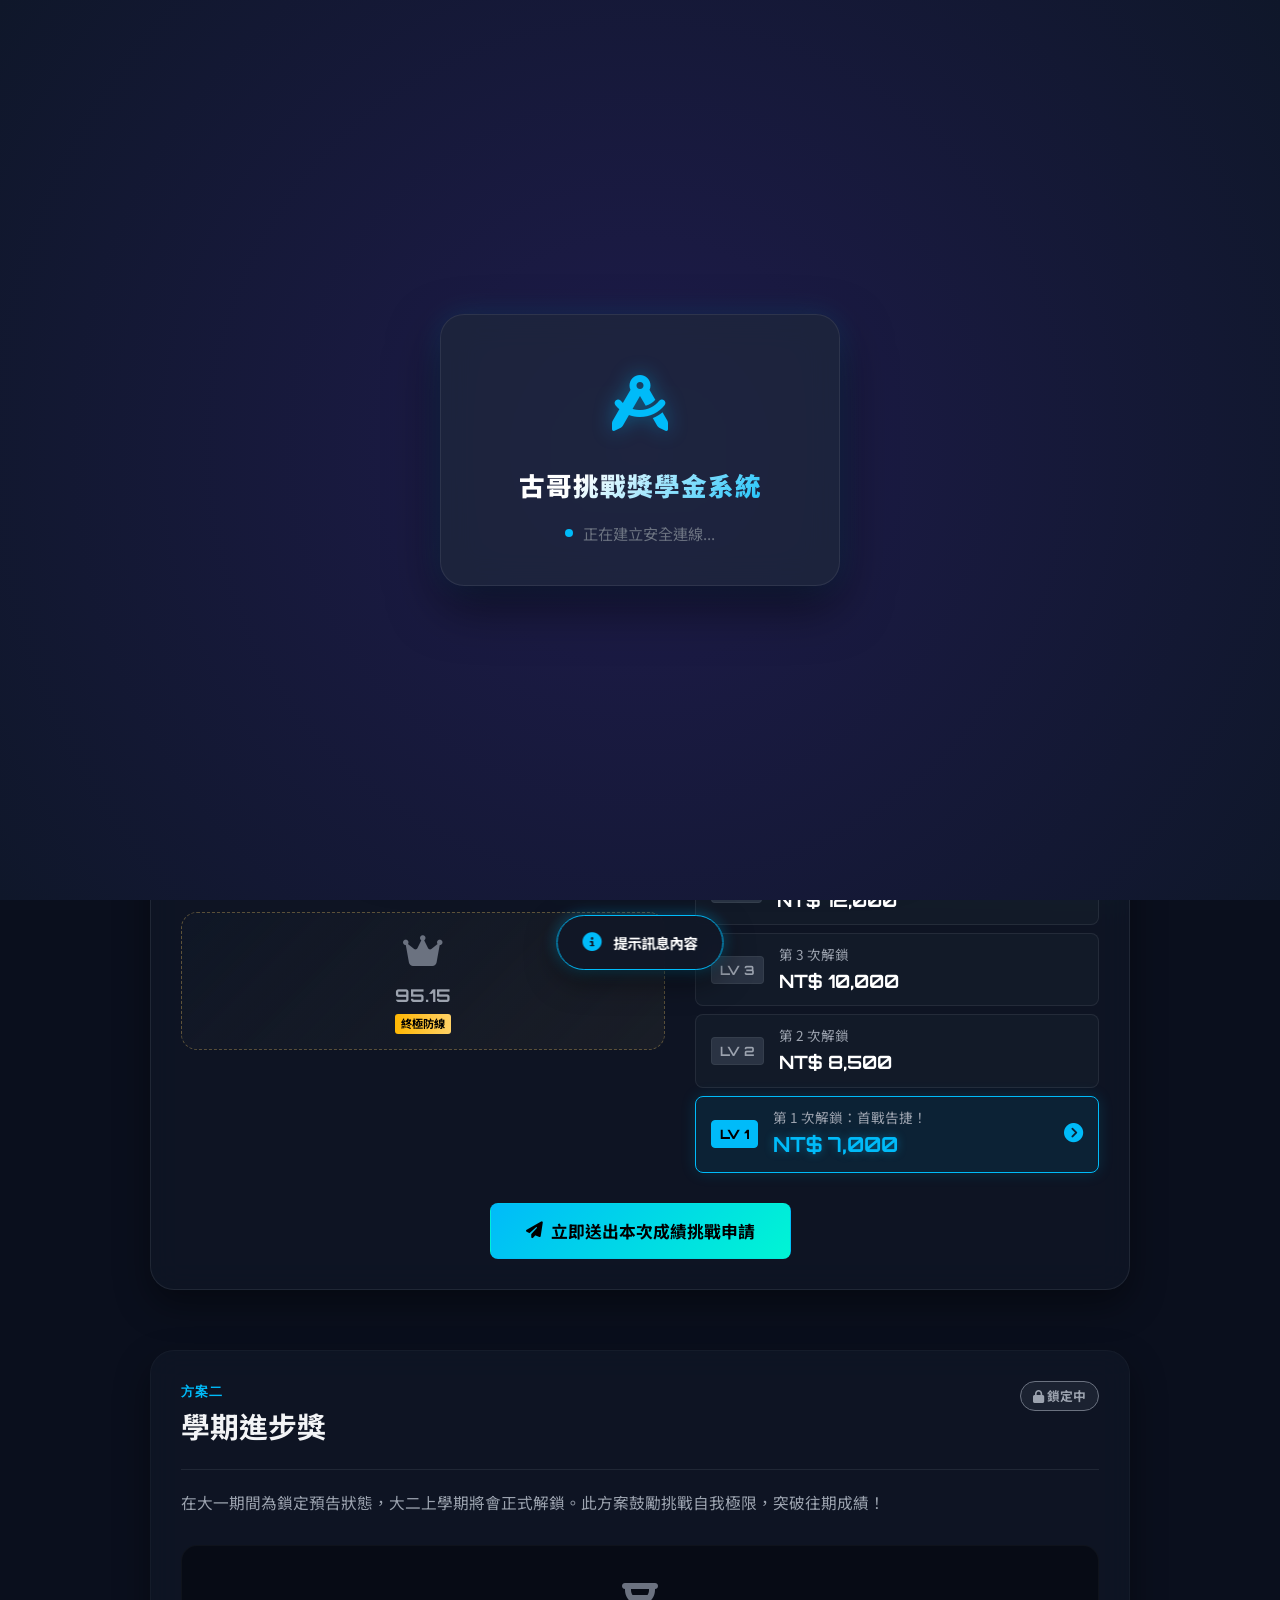
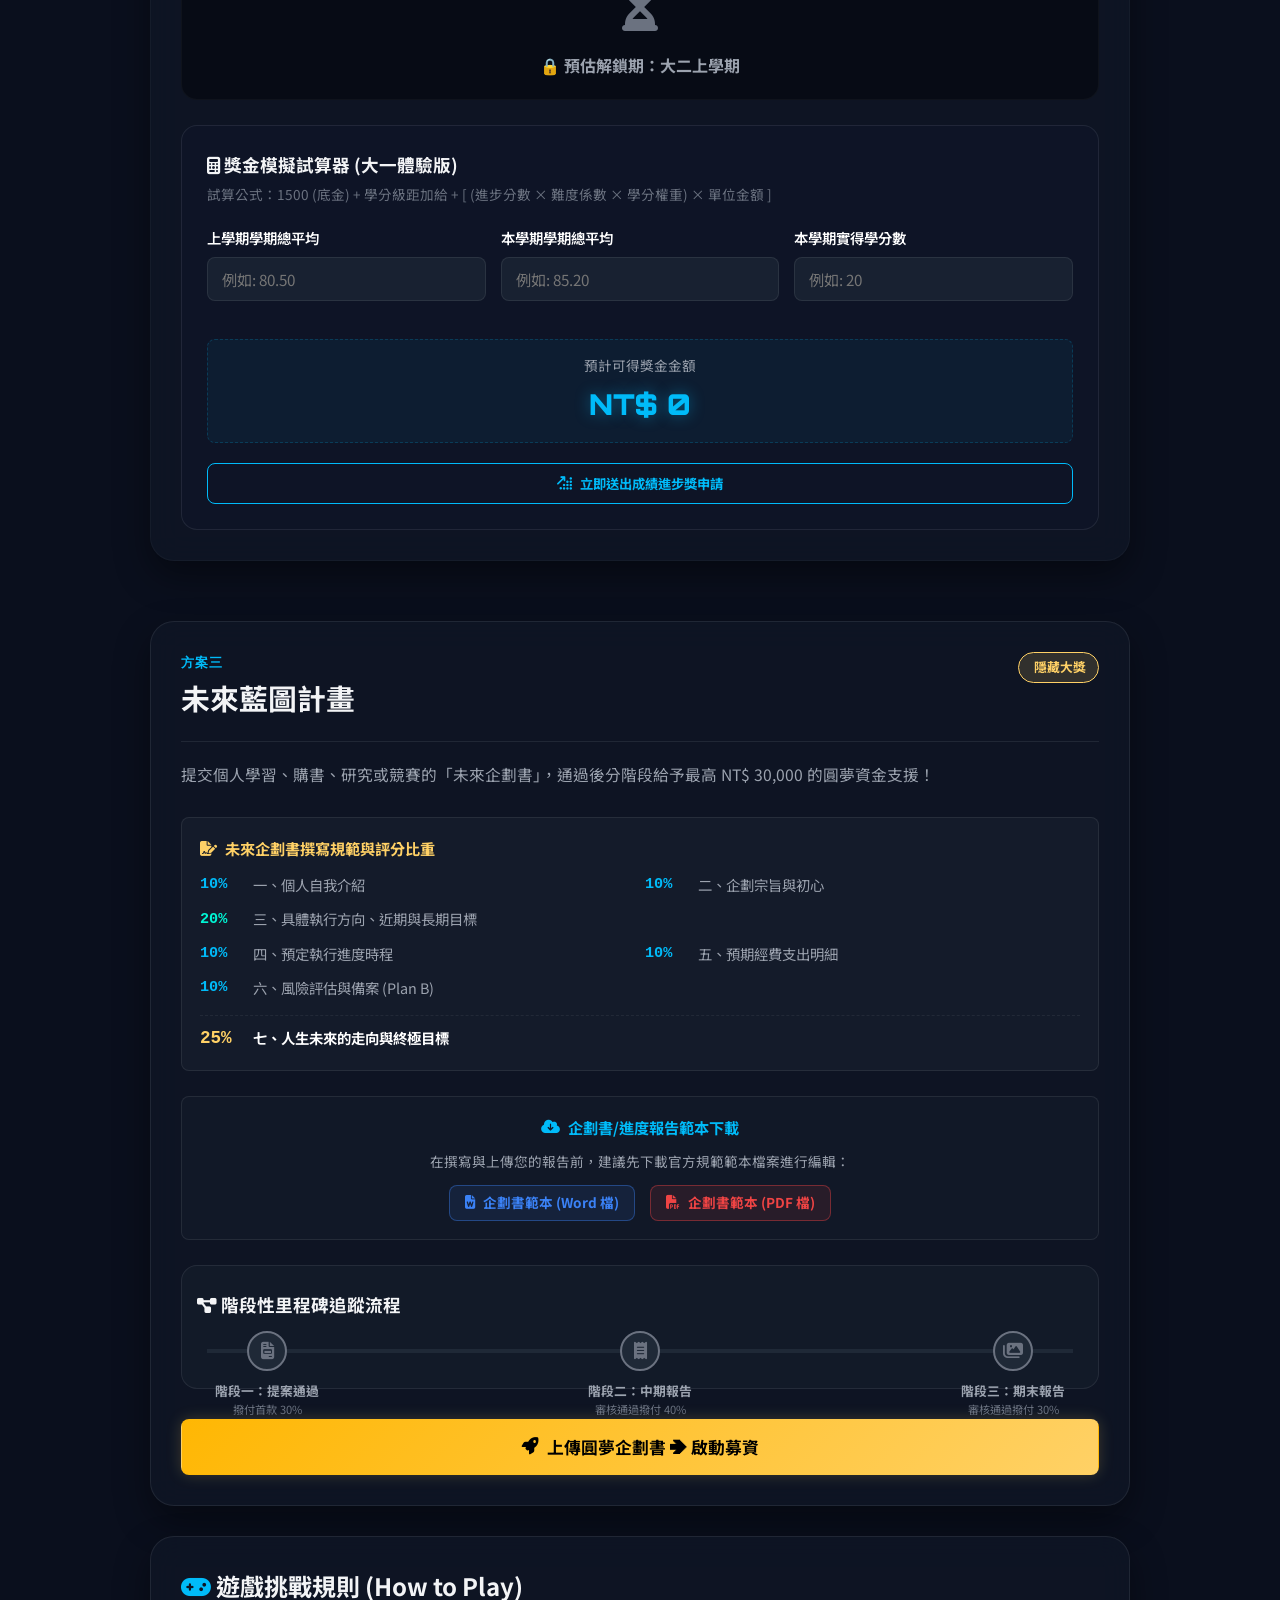
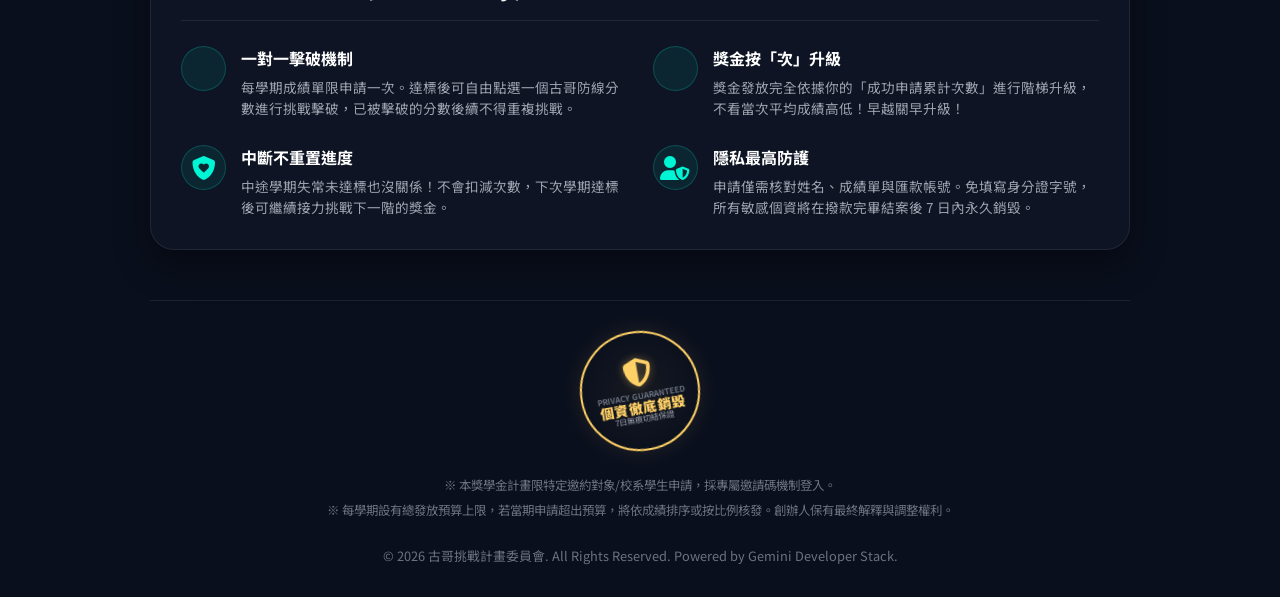
<file: templates/index.html>
<!DOCTYPE html>
<html lang="zh-TW">

<head>
    <meta charset="UTF-8">
    <meta name="viewport" content="width=device-width, initial-scale=1.0">
    <title>【古哥挑戰獎學金】成績挑戰計畫</title>
    <!-- Google Fonts -->
    <link
        href="https://fonts.googleapis.com/css2?family=Inter:wght@300;400;600;700&family=Orbitron:wght@500;700;900&family=Noto+Sans+TC:wght@300;400;700;900&display=swap"
        rel="stylesheet">
    <!-- FontAwesome for Icons -->
    <link rel="stylesheet" href="https://cdnjs.cloudflare.com/ajax/libs/font-awesome/6.4.0/css/all.min.css">
    <!-- Custom Style Sheet -->
    <link rel="stylesheet" href="/static/css/style.css">
    <!-- Server-injected LINE details -->
    <script>
        window.lineUid = "<?= lineUid ?>";
        window.lineDisplayName = "<?= lineDisplayName ?>";
        window.lineAuthorizeUrl = "<?= lineAuthorizeUrl ?>";
    </script>
</head>

<body>

    <!-- 🌌 全域載入中轉介畫面 (Global Loading Overlay Screen) -->
    <div id="global-loading-screen" class="global-loading-overlay">
        <div class="global-loading-card">
            <div class="global-loading-logo">
                <i class="fa-solid fa-compass-drafting fa-spin-pulse"></i>
            </div>
            <h2>古哥挑戰獎學金系統</h2>
            <div class="global-loading-status">
                <span class="spinner-dot"></span>
                <span id="global-loading-text">正在建立安全連線...</span>
            </div>
        </div>
    </div>

    <!-- Full-screen LINE Login Card when not authorized -->
    <div id="app-login-redirect-card"
        style="display: none; min-height: 100vh; align-items: center; justify-content: center; padding: 20px; background: linear-gradient(135deg, #0f172a 0%, #1e1b4b 100%);">
        <div class="modal-content glass"
            style="max-width: 420px; width: 100%; border: 1px solid var(--border-color); box-shadow: 0 20px 40px rgba(0,0,0,0.5); padding: 30px; text-align: center; border-radius: var(--border-radius-lg);">
            <div style="margin-bottom: 20px;">
                <i class="fa-solid fa-shield-halved"
                    style="font-size: 5rem; color: var(--neon-blue); filter: drop-shadow(0 0 15px rgba(0,187,249,0.4));"></i>
            </div>
            <h1
                style="font-family: 'Orbitron', 'Noto Sans TC', sans-serif; font-size: 1.5rem; font-weight: 900; color: #fff; margin-bottom: 12px; letter-spacing: 1px;">
                古哥挑戰獎學金安全驗證系統</h1>
            <p style="color: var(--text-secondary); font-size: 0.95rem; line-height: 1.6; margin-bottom: 30px;">
                歡迎進入本計畫！系統正在對您的帳號進行 LINE 安全授權校對，請點擊下方按鈕確認驗證。
            </p>
            <a id="lnk-line-authorize" href="#" target="_top" class="btn btn-primary btn-full"
                style="display: flex; align-items: center; justify-content: center; gap: 10px; text-decoration: none; font-size: 1.1rem; height: 50px; font-weight: bold; background: linear-gradient(135deg, var(--neon-blue) 0%, #0077b6 100%); border: none; box-shadow: 0 4px 15px rgba(0,187,249,0.3); animation: pulse 1.5s infinite alternate;">
                <i class="fa-solid fa-circle-check" style="font-size: 1.3rem;"></i> 確認驗證並進入系統
            </a>
        </div>
    </div>

    <!-- Main Container -->
    <div class="app-container" id="main-app-container">

        <!-- Top Slogan & Budget Indicator -->
        <header class="app-header">
            <div class="logo-area">
                <span class="badge-new">LIMITED</span>
                <h1>古哥挑戰獎學金</h1>
                <p class="subtitle">— 突破極限，投資你的未來 —</p>
            </div>

            <!-- Student Information & Profile Panel -->
            <div class="budget-panel" id="student-info-panel" style="display: none; padding: 20px;">
                <div class="student-profile-main" style="display: flex; justify-content: space-between; align-items: center; margin-bottom: 12px; flex-wrap: wrap; gap: 10px;">
                    <div style="text-align: left;">
                        <span class="student-name-large" id="student-display-name" style="font-size: 1.8rem; font-weight: 900; background: linear-gradient(135deg, #fff 30%, var(--neon-blue) 100%); -webkit-background-clip: text; -webkit-text-fill-color: transparent;">--</span>
                        <button id="btn-edit-profile" style="background: none; border: none; color: var(--neon-blue); cursor: pointer; font-size: 1.2rem; margin-left: 8px; transition: 0.2s; vertical-align: middle;" onmouseover="this.style.color='#fff';" onmouseout="this.style.color='var(--neon-blue)';" title="編輯個人基本資料">
                            <i class="fa-solid fa-user-pen"></i>
                        </button>
                        <div class="student-school-grade" id="student-display-meta" style="color: var(--text-muted); font-size: 0.95rem; margin-top: 5px;"><i class="fa-solid fa-graduation-cap"></i> 學校科系 / 年級</div>
                    </div>
                    <div style="text-align: right; background: rgba(255, 255, 255, 0.04); padding: 8px 15px; border-radius: 8px; border: 1px solid rgba(255, 255, 255, 0.08);">
                        <span style="color: var(--text-secondary); font-size: 0.8rem; display: block;">已擊破分數防線</span>
                        <strong id="student-display-attempts" style="font-size: 1.5rem; color: var(--neon-blue);">0</strong> <span style="font-size: 0.85rem; color: var(--text-secondary);">次</span>
                    </div>
                </div>
                <div class="budget-tip" style="border-top: 1px dashed rgba(255,255,255,0.08); padding-top: 10px; margin-top: 10px;">額度有限，額滿即止。創辦人保有最終調整與比例發放之權利。</div>
            </div>
        </header>

        <!-- Student Applied Schemes History Panel -->
        <div class="student-history-panel card" id="student-history-panel" style="display: none; margin-bottom: 30px;">
            <h3 style="margin-top: 0; margin-bottom: 15px; font-size: 1.1rem; display: flex; align-items: center; gap: 8px; color: var(--neon-blue);">
                <i class="fa-solid fa-clock-rotate-left"></i> 目前已申請方案進度 (Applied Schemes)
            </h3>
            <div class="history-list" id="history-list" style="display: flex; flex-direction: column; gap: 10px;">
                <!-- Dynamically populated rows -->
            </div>
        </div>

        <!-- Program Tabs Navigation -->
        <div class="program-tabs" id="program-tabs" style="display: none;">
            <button class="tab-btn active" data-tab="challenge">
                <i class="fa-solid fa-shield-halved"></i> 方案一：成績挑戰獎
            </button>
            <button class="tab-btn" data-tab="progress">
                <i class="fa-solid fa-arrow-up-right-dots"></i> 方案二：學期進步獎
            </button>
            <button class="tab-btn" data-tab="blueprint">
                <i class="fa-solid fa-rocket"></i> 方案三：未來藍圖計畫
            </button>
        </div>

        <!-- Hero Section: Three Program Cards -->
        <main class="program-grid">

            <!-- Card 1: Scheme 1 - Grade Challenge Award (主力功能) -->
            <section class="card program-card active-program" id="card-challenge">
                <div class="card-header">
                    <div class="card-title-wrap">
                        <span class="scheme-label">方案一</span>
                        <h2>成績挑戰獎</h2>
                    </div>
                    <span class="status-badge hot">挑戰中</span>
                </div>

                <p class="program-desc">挑戰擊破「古哥防線」，每次成功解鎖，獎金將呈指數級飆升！早破關早升級！</p>

                <!-- Scheme 1 Interactive Layout (Double columns on desktop) -->
                <div class="challenge-arena">

                    <!-- Left: 8 Shields/Locks Grid -->
                    <div class="shields-column">
                        <h3><i class="fa-solid fa-shield-halved"></i> 擊破古哥防線 (選擇目標門檻)</h3>
                        <p class="section-desc">點選你想「挑戰」的學期總平均分數。綠色打勾為已擊破，金色為目前選定挑戰，灰色為尚未解鎖。</p>

                        <div class="shields-grid" id="shields-grid">
                            <!-- Shield 1 -->
                            <div class="shield-item" data-target="87.58">
                                <div class="shield-icon-container">
                                    <i class="fa-solid fa-lock-open unlocked-icon"></i>
                                    <i class="fa-solid fa-shield-halved base-shield"></i>
                                </div>
                                <span class="shield-score">87.58</span>
                            </div>
                            <!-- Shield 2 -->
                            <div class="shield-item" data-target="88.55">
                                <div class="shield-icon-container">
                                    <i class="fa-solid fa-lock-open unlocked-icon"></i>
                                    <i class="fa-solid fa-shield-halved base-shield"></i>
                                </div>
                                <span class="shield-score">88.55</span>
                            </div>
                            <!-- Shield 3 -->
                            <div class="shield-item" data-target="91.63">
                                <div class="shield-icon-container">
                                    <i class="fa-solid fa-lock-open unlocked-icon"></i>
                                    <i class="fa-solid fa-shield-halved base-shield"></i>
                                </div>
                                <span class="shield-score">91.63</span>
                            </div>
                            <!-- Shield 4 -->
                            <div class="shield-item" data-target="92.33">
                                <div class="shield-icon-container">
                                    <i class="fa-solid fa-lock-open unlocked-icon"></i>
                                    <i class="fa-solid fa-shield-halved base-shield"></i>
                                </div>
                                <span class="shield-score">92.33</span>
                            </div>
                            <!-- Shield 5 -->
                            <div class="shield-item" data-target="93.09">
                                <div class="shield-icon-container">
                                    <i class="fa-solid fa-lock-open unlocked-icon"></i>
                                    <i class="fa-solid fa-shield-halved base-shield"></i>
                                </div>
                                <span class="shield-score">93.09</span>
                            </div>
                            <!-- Shield 6 -->
                            <div class="shield-item" data-target="93.20">
                                <div class="shield-icon-container">
                                    <i class="fa-solid fa-lock-open unlocked-icon"></i>
                                    <i class="fa-solid fa-shield-halved base-shield"></i>
                                </div>
                                <span class="shield-score">93.20</span>
                            </div>
                            <!-- Shield 7 -->
                            <div class="shield-item" data-target="95.00">
                                <div class="shield-icon-container">
                                    <i class="fa-solid fa-lock-open unlocked-icon"></i>
                                    <i class="fa-solid fa-shield-halved base-shield"></i>
                                </div>
                                <span class="shield-score">95.00</span>
                            </div>
                            <!-- Shield 8 (Ultimate Defense) -->
                            <div class="shield-item ultimate" data-target="95.15">
                                <div class="shield-icon-container">
                                    <i class="fa-solid fa-lock-open unlocked-icon"></i>
                                    <i class="fa-solid fa-crown base-shield"></i>
                                </div>
                                <span class="shield-score">95.15</span>
                                <span class="ultimate-label">終極防線</span>
                            </div>
                        </div>
                    </div>

                    <!-- Right: Reward Ladder (Level Up Progress) -->
                    <div class="ladder-column">
                        <h3><i class="fa-solid fa-turn-up"></i> 獎金爬塔階梯</h3>
                        <p class="section-desc">獎金發放依據為你的「成功申請次數」，不論分數高低，按次累加！</p>

                        <div class="ladder-steps" id="ladder-steps">
                            <div class="ladder-step" data-level="8">
                                <div class="level-badge">LV 8</div>
                                <div class="level-detail">
                                    <span class="level-desc">第 8 次解鎖：學霸級！</span>
                                    <span class="level-amount">NT$ 25,000</span>
                                </div>
                                <i class="fa-solid fa-crown crown-icon"></i>
                            </div>
                            <div class="ladder-step" data-level="7">
                                <div class="level-badge">LV 7</div>
                                <div class="level-detail">
                                    <span class="level-desc">第 7 次解鎖</span>
                                    <span class="level-amount">NT$ 20,000</span>
                                </div>
                            </div>
                            <div class="ladder-step" data-level="6">
                                <div class="level-badge">LV 6</div>
                                <div class="level-detail">
                                    <span class="level-desc">第 6 次解鎖</span>
                                    <span class="level-amount">NT$ 18,000</span>
                                </div>
                            </div>
                            <div class="ladder-step" data-level="5">
                                <div class="level-badge">LV 5</div>
                                <div class="level-detail">
                                    <span class="level-desc">第 5 次解鎖</span>
                                    <span class="level-amount">NT$ 15,000</span>
                                </div>
                            </div>
                            <div class="ladder-step" data-level="4">
                                <div class="level-badge">LV 4</div>
                                <div class="level-detail">
                                    <span class="level-desc">第 4 次解鎖</span>
                                    <span class="level-amount">NT$ 12,000</span>
                                </div>
                            </div>
                            <div class="ladder-step" data-level="3">
                                <div class="level-badge">LV 3</div>
                                <div class="level-detail">
                                    <span class="level-desc">第 3 次解鎖</span>
                                    <span class="level-amount">NT$ 10,000</span>
                                </div>
                            </div>
                            <div class="ladder-step" data-level="2">
                                <div class="level-badge">LV 2</div>
                                <div class="level-detail">
                                    <span class="level-desc">第 2 次解鎖</span>
                                    <span class="level-amount">NT$ 8,500</span>
                                </div>
                            </div>
                            <div class="ladder-step active-step" data-level="1">
                                <div class="level-badge">LV 1</div>
                                <div class="level-detail">
                                    <span class="level-desc">第 1 次解鎖：首戰告捷！</span>
                                    <span class="level-amount">NT$ 7,000</span>
                                </div>
                                <i class="fa-solid fa-circle-chevron-right current-arrow"></i>
                            </div>
                        </div>
                    </div>

                </div>

                <!-- Submit Button Area for Scheme 1 -->
                <div class="apply-action-zone">
                    <button class="btn btn-primary btn-large btn-glow" id="btn-apply-challenge-modal">
                        <i class="fa-solid fa-paper-plane"></i> 立即送出本次成績挑戰申請
                    </button>
                    <div id="challenge-pending-notice" class="glass-warning" style="display: none; padding: 15px; border-radius: 8px; text-align: center; border: 1px solid rgba(255, 159, 28, 0.3); background: rgba(255, 159, 28, 0.05); color: #ff9f1c; font-weight: bold; width: 100%;">
                        <i class="fa-solid fa-hourglass-half"></i> 您已有一件成績挑戰案正在審核中，請待審核通過或被退回後，再進行下一次挑戰。
                    </div>
                </div>
            </section>

            <!-- Card 2: Scheme 2 - Term Progress Award (進步獎) -->
            <section class="card program-card locked" id="card-progress">
                <div class="card-header">
                    <div class="card-title-wrap">
                        <span class="scheme-label">方案二</span>
                        <h2>學期進步獎</h2>
                    </div>
                    <span class="status-badge lock-badge"><i class="fa-solid fa-lock"></i> 鎖定中</span>
                </div>

                <p class="program-desc">在大一期間為鎖定預告狀態，大二上學期將會正式解鎖。此方案鼓勵挑戰自我極限，突破往期成績！</p>

                <div class="locked-overlay-info">
                    <div class="lock-icon-big"><i class="fa-solid fa-hourglass-half"></i></div>
                    <p>🔒 預估解鎖期：大二上學期</p>
                </div>

                <!-- Calculator Widget -->
                <div class="calculator-widget">
                    <h3><i class="fa-solid fa-calculator"></i> 獎金模擬試算器 (大一體驗版)</h3>
                    <p class="section-desc">試算公式：1500 (底金) + 學分級距加給 + [ (進步分數 × 難度係數 × 學分權重) × 單位金額 ]</p>

                    <div class="calc-form-grid">
                        <div class="form-group">
                            <label>上學期學期總平均</label>
                            <input type="number" id="calc-prev-gpa" placeholder="例如: 80.50" step="0.01" min="0"
                                max="100">
                        </div>
                        <div class="form-group">
                            <label>本學期學期總平均</label>
                            <input type="number" id="calc-curr-gpa" placeholder="例如: 85.20" step="0.01" min="0"
                                max="100">
                        </div>
                        <div class="form-group">
                            <label>本學期實得學分數</label>
                            <input type="number" id="calc-credits" placeholder="例如: 20" step="1" min="0" max="30">
                        </div>
                    </div>

                    <!-- Dynamic Formula Breakdown Box -->
                    <div class="formula-breakdown" id="calc-breakdown"
                        style="display: none; margin-bottom: 20px; padding: 15px; background: rgba(0,0,0,0.3); border-radius: var(--border-radius-sm); border: 1px solid var(--border-color); font-size: 0.85rem;">
                        <h4
                            style="color: var(--neon-blue); margin-bottom: 10px; font-size: 0.9rem; display: flex; align-items: center; gap: 6px;">
                            <i class="fa-solid fa-square-poll-vertical"></i> 獎金加成明細 (RPG Level Up Breakdown)
                        </h4>
                        <div class="responsive-grid-2" style="color: var(--text-secondary);">
                            <div>• 基礎底金：<span style="color:#fff;" id="breakdown-base">NT$ 1,500</span></div>
                            <div>• 學分加給：<span style="color:#fff;" id="breakdown-tier">NT$ 0</span></div>
                            <div>• 起點難度係數：<span style="color:#fff;" id="breakdown-coeff">1.00</span></div>
                            <div>• 學分負載權重：<span style="color:#fff;" id="breakdown-weight">1.00</span></div>
                            <div>• 進步點數：<span style="color:var(--neon-green);" id="breakdown-points">0.00 點</span></div>
                            <div>• 點數折現：<span style="color:var(--gold);" id="breakdown-cash">NT$ 0</span></div>
                        </div>
                    </div>

                    <div class="calc-result-box">
                        <span class="calc-label">預計可得獎金金額</span>
                        <div class="calc-amount" id="calc-amount-result">NT$ 0</div>
                    </div>
                    <div class="apply-action-zone mt-2">
                        <button class="btn btn-secondary btn-full" id="btn-apply-progress-demo">
                            <i class="fa-solid fa-arrow-up-right-dots"></i> 立即送出成績進步獎申請
                        </button>
                        <div id="progress-pending-notice" class="glass-warning" style="display: none; padding: 15px; border-radius: 8px; text-align: center; border: 1px solid rgba(255, 159, 28, 0.3); background: rgba(255, 159, 28, 0.05); color: #ff9f1c; font-weight: bold; width: 100%; margin-top: 10px;">
                            <i class="fa-solid fa-hourglass-half"></i> 您已有一件成績進步獎申請案正在審核中，請待審核通過或被退回後，再進行下一次申請。
                        </div>
                    </div>
                </div>
            </section>

            <!-- Card 3: Scheme 3 - Future Blueprint Project (常設隱藏大獎) -->
            <section class="card program-card active-program" id="card-blueprint">
                <div class="card-header">
                    <div class="card-title-wrap">
                        <span class="scheme-label">方案三</span>
                        <h2>未來藍圖計畫</h2>
                    </div>
                    <span class="status-badge hidden-badge"><i class="fa-solid fa-sparkles"></i> 隱藏大獎</span>
                </div>

                <p class="program-desc" id="blueprint-card-desc">提交個人學習、購書、研究或競賽的「未來企劃書」，通過後分階段給予最高 NT$ 30,000 的圓夢資金支援！</p>

                <!-- Plan Contents Guidelines Block -->
                <div class="blueprint-guidelines"
                    style="margin-top: 15px; margin-bottom: 25px; padding: 18px; background: rgba(255, 255, 255, 0.03); border: 1px solid rgba(255, 255, 255, 0.08); border-radius: var(--border-radius-sm); font-size: 0.9rem;">
                    <h3
                        style="color: var(--gold); margin-bottom: 12px; font-size: 0.95rem; display: flex; align-items: center; gap: 8px; font-weight: bold;">
                        <i class="fa-solid fa-file-signature"></i> 未來企劃書撰寫規範與評分比重
                    </h3>
                    <ul class="responsive-grid-2"
                        style="list-style: none; padding: 0; margin: 0; gap: 10px; color: var(--text-secondary);">
                        <li style="display: flex; align-items: center; gap: 8px;">
                            <span
                                style="color: var(--neon-blue); font-weight: bold; font-family: monospace; font-size: 0.95rem; width: 45px; display: inline-block;">10%</span>
                            <span>一、個人自我介紹</span>
                        </li>
                        <li style="display: flex; align-items: center; gap: 8px;">
                            <span
                                style="color: var(--neon-blue); font-weight: bold; font-family: monospace; font-size: 0.95rem; width: 45px; display: inline-block;">10%</span>
                            <span>二、企劃宗旨與初心</span>
                        </li>
                        <li class="span-2" style="display: flex; align-items: center; gap: 8px;">
                            <span
                                style="color: var(--neon-green); font-weight: bold; font-family: monospace; font-size: 0.95rem; width: 45px; display: inline-block;">20%</span>
                            <span>三、具體執行方向、近期與長期目標</span>
                        </li>
                        <li style="display: flex; align-items: center; gap: 8px;">
                            <span
                                style="color: var(--neon-blue); font-weight: bold; font-family: monospace; font-size: 0.95rem; width: 45px; display: inline-block;">10%</span>
                            <span>四、預定執行進度時程</span>
                        </li>
                        <li style="display: flex; align-items: center; gap: 8px;">
                            <span
                                style="color: var(--neon-blue); font-weight: bold; font-family: monospace; font-size: 0.95rem; width: 45px; display: inline-block;">10%</span>
                            <span>五、預期經費支出明細</span>
                        </li>
                        <li style="display: flex; align-items: center; gap: 8px;">
                            <span
                                style="color: var(--neon-blue); font-weight: bold; font-family: monospace; font-size: 0.95rem; width: 45px; display: inline-block;">10%</span>
                            <span>六、風險評估與備案 (Plan B)</span>
                        </li>
                        <li class="span-2"
                            style="display: flex; align-items: center; gap: 8px; border-top: 1px dashed rgba(255,255,255,0.06); padding-top: 8px; margin-top: 5px;">
                            <span
                                style="color: var(--gold); font-weight: bold; font-family: monospace; font-size: 1.1rem; width: 45px; display: inline-block;">25%</span>
                            <span style="color: #fff; font-weight: bold;">七、人生未來的走向與終極目標</span>
                        </li>
                    </ul>
                </div>

                <!-- Template Download Block -->
                <div class="blueprint-download-box" style="margin-top: 15px; margin-bottom: 25px; padding: 18px; background: rgba(255, 255, 255, 0.02); border: 1px solid rgba(255, 255, 255, 0.08); border-radius: var(--border-radius-sm); font-size: 0.9rem; text-align: center;">
                    <h3 style="color: var(--neon-blue); margin-bottom: 12px; font-size: 0.95rem; display: flex; align-items: center; justify-content: center; gap: 8px; font-weight: bold;">
                        <i class="fa-solid fa-cloud-arrow-down"></i> 企劃書/進度報告範本下載
                    </h3>
                    <p style="color: var(--text-secondary); font-size: 0.85rem; margin-bottom: 12px;">在撰寫與上傳您的報告前，建議先下載官方規範範本檔案進行編輯：</p>
                    <div style="display: flex; gap: 15px; justify-content: center; flex-wrap: wrap;">
                        <a href="https://docs.google.com/document/d/1Yy_qwdvWwdM6W4chKDuZnP0tdC7UHvR5/export?format=docx&openExternalBrowser=1" class="btn btn-secondary" style="padding: 6px 15px; font-size: 0.85rem; background: rgba(59, 130, 246, 0.1); border-color: rgba(59, 130, 246, 0.4); color: #3b82f6;" target="_blank">
                            <i class="fa-solid fa-file-word"></i> 企劃書範本 (Word 檔)
                        </a>
                        <a href="https://drive.google.com/uc?export=download&id=1Kw3AMdIpbVG195r_KKaCx2SrLVJv5WUa&openExternalBrowser=1" class="btn btn-secondary" style="padding: 6px 15px; font-size: 0.85rem; background: rgba(239, 68, 68, 0.1); border-color: rgba(239, 68, 68, 0.4); color: #ef4444;" target="_blank">
                            <i class="fa-solid fa-file-pdf"></i> 企劃書範本 (PDF 檔)
                        </a>
                    </div>
                </div>

                <!-- Crowdfunding style Milestones -->
                <div class="blueprint-milestone-panel">
                    <h3><i class="fa-solid fa-diagram-project"></i> 階段性里程碑追蹤流程</h3>

                    <div class="milestone-track-container">
                        <div class="milestone-line-progress" id="blueprint-line-progress" style="width: 0%;"></div>
                        <div class="milestone-steps-wrap">
                            <div class="milestone-node" id="blueprint-node-1">
                                <div class="node-circle"><i class="fa-solid fa-file-invoice"></i></div>
                                <div class="node-text-content">
                                    <span class="node-title">階段一：提案通過</span>
                                    <span class="node-percent">撥付首款 30%</span>
                                </div>
                            </div>
                            <div class="milestone-node" id="blueprint-node-2">
                                <div class="node-circle"><i class="fa-solid fa-receipt"></i></div>
                                <div class="node-text-content">
                                    <span class="node-title">階段二：中期報告</span>
                                    <span class="node-percent">審核通過撥付 40%</span>
                                </div>
                            </div>
                            <div class="milestone-node" id="blueprint-node-3">
                                <div class="node-circle"><i class="fa-solid fa-images"></i></div>
                                <div class="node-text-content">
                                    <span class="node-title">階段三：期末報告</span>
                                    <span class="node-percent">審核通過撥付 30%</span>
                                </div>
                            </div>
                        </div>
                    </div>
                </div>

                <div class="apply-action-zone" id="blueprint-action-container">
                    <button class="btn btn-glow-gold btn-large btn-full" id="btn-apply-blueprint-modal">
                        <i class="fa-solid fa-rocket"></i> 上傳圓夢企劃書 ➔ 啟動募資
                    </button>
                </div>
            </section>

        </main>

        <!-- Game Rules Section -->
        <section class="rules-section card">
            <h2><i class="fa-solid fa-gamepad"></i> 遊戲挑戰規則 (How to Play)</h2>
            <div class="rules-grid">
                <div class="rule-item">
                    <div class="rule-icon"><i class="fa-solid fa-sword"></i></div>
                    <div class="rule-text">
                        <h4>一對一擊破機制</h4>
                        <p>每學期成績單限申請一次。達標後可自由點選一個古哥防線分數進行挑戰擊破，已被擊破的分數後續不得重複挑戰。</p>
                    </div>
                </div>
                <div class="rule-item">
                    <div class="rule-icon"><i class="fa-solid fa-chart-line-up"></i></div>
                    <div class="rule-text">
                        <h4>獎金按「次」升級</h4>
                        <p>獎金發放完全依據你的「成功申請累計次數」進行階梯升級，不看當次平均成績高低！早越關早升級！</p>
                    </div>
                </div>
                <div class="rule-item">
                    <div class="rule-icon"><i class="fa-solid fa-shield-heart"></i></div>
                    <div class="rule-text">
                        <h4>中斷不重置進度</h4>
                        <p>中途學期失常未達標也沒關係！不會扣減次數，下次學期達標後可繼續接力挑戰下一階的獎金。</p>
                    </div>
                </div>
                <div class="rule-item">
                    <div class="rule-icon"><i class="fa-solid fa-user-shield"></i></div>
                    <div class="rule-text">
                        <h4>隱私最高防護</h4>
                        <p>申請僅需核對姓名、成績單與匯款帳號。免填寫身分證字號，所有敏感個資將在撥款完畢結案後 7 日內永久銷毀。</p>
                    </div>
                </div>
            </div>
        </section>

        <!-- Footer Seal & Disclaimers -->
        <footer class="app-footer">
            <div class="seal-container">
                <div class="trust-seal">
                    <i class="fa-solid fa-shield-halved"></i>
                    <div class="seal-inner">
                        <span class="seal-text-top">PRIVACY GUARANTEED</span>
                        <span class="seal-text-main">個資徹底銷毀</span>
                        <span class="seal-text-bottom">7日無痕切結保證</span>
                    </div>
                </div>
            </div>
            <p class="footer-disclaimer">※ 本獎學金計畫限特定邀約對象/校系學生申請，採專屬邀請碼機制登入。</p>
            <p class="footer-disclaimer">※ 每學期設有總發放預算上限，若當期申請超出預算，將依成績排序或按比例核發。創辦人保有最終解釋與調整權利。</p>
            <p class="copyright">&copy; 2026 古哥挑戰計畫委員會. All Rights Reserved. Powered by Gemini Developer Stack.</p>
        </footer>

    </div>

    <!-- ----------------- MODALS (POPUP DIALOGS) ----------------- -->

    <!-- Modal 1: LINE Identity Registration -->
    <div class="modal" id="modal-login">
        <div class="modal-content glass">
            <div class="modal-header">
                <h2><i class="fa-solid fa-user-plus"></i> 首次登入！請完成計畫註冊</h2>
            </div>
            <div class="modal-body">
                <p class="modal-tip" id="login-modal-tip">系統未偵測到您的 LINE 帳號紀錄。請填寫以下中文真實姓名與基本資料，完成後即可綁定您的 LINE 並進入計畫。</p>

                <!-- Primary inputs: Name and Birthday -->
                <div class="form-group">
                    <label class="required-label">中文真實姓名 (撥款入帳帳戶之戶名)</label>
                    <input type="text" id="login-student-name" placeholder="請輸入姓名，例如: 王小明">
                </div>
                <div class="form-group">
                    <label class="required-label">生日 (MMDD，4碼數字，例如 0918)</label>
                    <input type="text" id="login-student-birthday" placeholder="例如：9月18日請填 0918" maxlength="4">
                </div>

                <!-- Registration specific inputs: Displayed by default in LIFF -->
                <div id="group-register-details"
                    style="border-top: 1px dashed var(--border-color); padding-top: 15px; margin-top: 15px;">

                    <div class="form-group">
                        <label class="required-label">暱稱</label>
                        <input type="text" id="login-student-nickname" placeholder="例如: 小明">
                    </div>

                    <div class="form-group">
                        <label class="required-label">學校名稱</label>
                        <input type="text" id="login-student-school" placeholder="例如: 國立台灣大學">
                    </div>

                    <div class="form-group-row-2">
                        <div class="form-group" style="margin-bottom: 0;">
                            <label class="required-label">就讀科系</label>
                            <input type="text" id="login-student-department" placeholder="例如: 資訊工程學系">
                        </div>
                        <div class="form-group" style="margin-bottom: 0;">
                            <label class="required-label">年級</label>
                            <select id="login-student-grade"
                                style="width: 100%; background: rgba(31, 41, 55, 0.7); border: 1px solid var(--border-color); border-radius: var(--border-radius-sm); padding: 10px; color: #fff; font-size: 0.95rem; height: 44px;">
                                <option value="大一">大一</option>
                                <option value="大二">大二</option>
                                <option value="大三">大三</option>
                                <option value="大四">大四</option>
                                <option value="碩一">碩一</option>
                                <option value="碩二">碩二</option>
                                <option value="其它">其它</option>
                            </select>
                        </div>
                    </div>
                </div>

                <div class="error-msg" id="login-error-msg"
                    style="display: none; text-align: center; margin-top: 10px;"></div>
            </div>
            <div class="modal-footer">
                <button class="btn btn-primary btn-full" id="btn-submit-login">完成註冊並進入計畫</button>
            </div>
        </div>
    </div>

    <!-- Modal 1b: Edit Profile Details -->
    <div class="modal" id="modal-edit-profile">
        <div class="modal-content glass">
            <div class="modal-header">
                <h2><i class="fa-solid fa-user-pen"></i> 編輯個人基本資料</h2>
                <button class="modal-close" onclick="closeModal('modal-edit-profile')">&times;</button>
            </div>
            <div class="modal-body" style="max-height: 65vh; overflow-y: auto;">
                <p class="modal-tip">您可以隨時更新以下基本資料。為了系統帳號安全性與防弊，真實姓名與生日為唯讀不可修改。</p>
                
                <div class="form-group-row-2">
                    <div class="form-group">
                        <label>真實姓名 (不可修改)</label>
                        <input type="text" id="edit-student-name" disabled style="background: rgba(255,255,255,0.05); color: var(--text-muted); cursor: not-allowed;">
                    </div>
                    <div class="form-group">
                        <label>生日 (不可修改)</label>
                        <input type="text" id="edit-student-birthday" disabled style="background: rgba(255,255,255,0.05); color: var(--text-muted); cursor: not-allowed;">
                    </div>
                </div>

                <div class="form-group">
                    <label class="required-label">暱稱</label>
                    <input type="text" id="edit-student-nickname" placeholder="例如: 小明">
                </div>

                <div class="form-group">
                    <label class="required-label">學校名稱</label>
                    <input type="text" id="edit-student-school" placeholder="例如: 國立台灣大學">
                </div>

                <div class="form-group-row-2">
                    <div class="form-group" style="margin-bottom: 0;">
                        <label class="required-label">就讀科系</label>
                        <input type="text" id="edit-student-department" placeholder="例如: 資訊工程學系">
                    </div>
                    <div class="form-group" style="margin-bottom: 0;">
                        <label class="required-label">年級</label>
                        <select id="edit-student-grade" style="width: 100%; background: rgba(31, 41, 55, 0.7); border: 1px solid var(--border-color); border-radius: var(--border-radius-sm); padding: 10px; color: #fff; font-size: 0.95rem; height: 44px; box-sizing: border-box;">
                            <option value="大一">大一</option>
                            <option value="大二">大二</option>
                            <option value="大三">大三</option>
                            <option value="大四">大四</option>
                            <option value="碩一">碩一</option>
                            <option value="碩二">碩二</option>
                            <option value="博一">博一</option>
                            <option value="博二">博二</option>
                            <option value="博三">博三</option>
                            <option value="博四">博四</option>
                            <option value="其它">其它</option>
                        </select>
                    </div>
                </div>

                <div style="border-top: 1px dashed var(--border-color); padding-top: 15px; margin-top: 15px;">
                    <h3 style="font-size: 1rem; color: var(--gold); margin-bottom: 12px;"><i class="fa-solid fa-building-columns"></i> 收款銀行帳戶設定</h3>
                    <div class="form-group-row-2">
                        <div class="form-group" style="margin-bottom: 0;">
                            <label>銀行代碼 (3碼數字，如 008)</label>
                            <input type="text" id="edit-student-bankcode" placeholder="例如: 008" maxlength="3">
                        </div>
                        <div class="form-group" style="margin-bottom: 0;">
                            <label>銀行帳號 (不可含符號或空格)</label>
                            <input type="text" id="edit-student-bankaccount" placeholder="例如: 123456789012">
                        </div>
                    </div>
                </div>

                <div class="error-msg" id="edit-error-msg" style="display: none; text-align: center; margin-top: 10px;"></div>
            </div>
            <div class="modal-footer">
                <button class="btn btn-primary btn-full" id="btn-submit-edit-profile"><i class="fa-solid fa-floppy-disk"></i> 儲存個人基本資料</button>
            </div>
        </div>
    </div>

    <!-- Modal 2: Privacy and Data Destruction Consent -->
    <div class="modal" id="modal-consent">
        <div class="modal-content glass">
            <div class="modal-header text-center">
                <div class="shield-badge-icon"><i class="fa-solid fa-user-lock"></i></div>
                <h2>個資使用與銷毀切結聲明</h2>
            </div>
            <div class="modal-body">
                <div class="consent-paper">
                    <h4>【最高級別隱私保證條款】</h4>
                    <p>為提供最安心的獎助環境，本系統僅收集必要之資訊，其防護承諾如下：</p>
                    <ol>
                        <li><strong>不收集身分證字號</strong>：本系統絕對不會以任何理由向您索取身分證字號或健保卡等敏感身分資訊。</li>
                        <li><strong>極簡資料收集</strong>：僅收集您指定的「真實姓名 (核對撥款戶名)」、「當期成績單圖檔 (核對成績分數)」與「收款銀行帳戶資訊」。</li>
                        <li><strong>限時完全銷毀</strong>：所有案件一旦通過審核並撥款結案，系統將於 <strong>7 日內徹底物理刪除</strong>
                            您上傳的成績單圖檔、銀行代碼與收款帳號。</li>
                        <li><strong>無痕統計數據</strong>：銷毀後，後台資料庫僅留存去識別化統計紀錄（如：「王*明，第 1 次挑戰，已發放 7000 元」），永久無法復原您的個資與圖檔。</li>
                    </ol>
                </div>
                <div class="form-checkbox">
                    <input type="checkbox" id="consent-checkbox">
                    <label for="consent-checkbox">我已閱讀並完全同意上述《個資使用與銷毀切結聲明》，且保證填寫數據之真實性。</label>
                </div>
            </div>
            <div class="modal-footer">
                <button class="btn btn-primary btn-full" id="btn-submit-consent" disabled>確認同意，進入挑戰</button>
            </div>
        </div>
    </div>

    <!-- Modal 3: Scheme 1 (Grade Challenge) Application Form -->
    <div class="modal" id="modal-apply-challenge">
        <div class="modal-content glass">
            <div class="modal-header">
                <h2><i class="fa-solid fa-shield-halved"></i> 送出成績挑戰申請</h2>
                <button class="modal-close" onclick="closeModal('modal-apply-challenge')">&times;</button>
            </div>
            <form id="form-apply-challenge">
                <div class="modal-body">
                    <!-- Target Badge Display -->
                    <div class="target-summary-badge">
                        <div class="target-left">
                            <span>挑戰目標防線</span>
                            <strong id="form-challenge-target-score">--</strong>
                        </div>
                        <div class="target-arrow">➔</div>
                        <div class="target-right">
                            <span>解鎖獎金金額</span>
                            <strong id="form-challenge-target-amount">NT$ --</strong>
                        </div>
                    </div>

                    <div class="form-group">
                        <label class="required-label">真實姓名 (撥款入帳帳戶之戶名)</label>
                        <input type="text" name="name" id="challenge-name" required placeholder="請輸入您的真實中文姓名">
                    </div>

                    <div class="form-group">
                        <label class="required-label">當學期總平均分數 (百分制 GPA)</label>
                        <input type="number" name="gpa" id="challenge-gpa" required placeholder="例如: 89.25" step="0.01"
                            min="0" max="100">
                        <small class="form-help text-neon">當學期平均成績必須大於或等於挑戰防線門檻。</small>
                    </div>

                    <div class="form-row-2">
                        <div class="form-group">
                            <label class="required-label">收款銀行代碼 (3碼)</label>
                            <input type="text" name="bank_code" id="challenge-bank-code" required placeholder="例如: 008"
                                maxlength="3">
                        </div>
                        <div class="form-group">
                            <label class="required-label">收款銀行帳號</label>
                            <input type="text" name="bank_account" id="challenge-bank-account" required
                                placeholder="請輸入完整收款帳號">
                        </div>
                    </div>

                    <div class="form-group">
                        <label class="required-label">申請學年度學期</label>
                        <select name="academic_year" style="width: 100%; background: rgba(31, 41, 55, 0.7); border: 1px solid var(--border-color); border-radius: var(--border-radius-sm); padding: 10px; color: #fff; font-size: 0.95rem; height: 44px;" required>
                            <!-- Dynamically populated from 112-1 to latest eligible semester -->
                        </select>
                    </div>

                    <div class="form-group">
                        <label class="required-label">上傳學期成績單 (拍照或截圖)</label>
                        <div class="file-upload-drag" id="drag-challenge-file">
                            <i class="fa-solid fa-cloud-arrow-up drag-icon"></i>
                            <p>拖曳成績單圖檔至此處，或 <span class="text-neon">點此選擇檔案</span></p>
                            <small>僅支援 JPG, PNG, PDF, SVG，檔案限 16MB 內</small>
                            <input type="file" name="file" id="challenge-file" required accept="image/*,.pdf"
                                style="display: none;">
                        </div>
                        <div class="file-preview-name" id="challenge-file-name-display"></div>
                    </div>
                </div>
                <div class="modal-footer">
                    <button type="submit" class="btn btn-primary btn-full" id="btn-submit-challenge-application">
                        <i class="fa-solid fa-circle-check"></i> 確認數據並送出申請
                    </button>
                </div>
            </form>
        </div>
    </div>

    <!-- Modal 4: Scheme 2 (Progress Award) Application Form -->
    <div class="modal" id="modal-apply-progress">
        <div class="modal-content glass">
            <div class="modal-header">
                <h2><i class="fa-solid fa-chart-line-up"></i> 學期進步獎申請</h2>
                <button class="modal-close" onclick="closeModal('modal-apply-progress')">&times;</button>
            </div>
            <form id="form-apply-progress">
                <div class="modal-body">
                    <!-- Calculated Badge Display -->
                    <div class="target-summary-badge progress-theme">
                        <div class="target-left">
                            <span>進步幅度</span>
                            <strong id="form-progress-diff">+0.00 分</strong>
                        </div>
                        <div class="target-arrow">➔</div>
                        <div class="target-right">
                            <span>試算預計獎金</span>
                            <strong id="form-progress-amount">NT$ 3,000</strong>
                        </div>
                    </div>

                    <!-- Modal Formula Breakdown Box -->
                    <div class="formula-breakdown" id="modal-calc-breakdown"
                        style="margin: 15px 0; padding: 15px; background: rgba(0,0,0,0.3); border-radius: var(--border-radius-sm); border: 1px solid var(--border-color); font-size: 0.85rem;">
                        <h4
                            style="color: var(--neon-blue); margin-bottom: 8px; font-size: 0.9rem; display: flex; align-items: center; gap: 6px;">
                            <i class="fa-solid fa-square-poll-vertical"></i> 獎金加成計算明細
                        </h4>
                        <div class="responsive-grid-2" style="color: var(--text-secondary);">
                            <div>• 基礎底金：<span style="color:#fff;" id="modal-breakdown-base">NT$ 1,500</span></div>
                            <div>• 學分加給：<span style="color:#fff;" id="modal-breakdown-tier">NT$ 0</span></div>
                            <div>• 起點難度係數：<span style="color:#fff;" id="modal-breakdown-coeff">1.00</span></div>
                            <div>• 學分負載權重：<span style="color:#fff;" id="modal-breakdown-weight">1.00</span></div>
                            <div>• 進步點數：<span style="color:var(--neon-green);" id="modal-breakdown-points">0.00 點</span>
                            </div>
                            <div>• 點數折現：<span style="color:var(--gold);" id="modal-breakdown-cash">NT$ 0</span></div>
                        </div>
                    </div>

                    <div class="form-group">
                        <label class="required-label">真實姓名</label>
                        <input type="text" name="name" id="progress-name" required placeholder="請輸入中文姓名">
                    </div>

                    <div class="form-row-3">
                        <div class="form-group">
                            <label class="required-label">上學期總平均</label>
                            <input type="number" name="prev_gpa" id="progress-prev-gpa" required placeholder="例如: 80.50"
                                step="0.01" readonly>
                        </div>
                        <div class="form-group">
                            <label class="required-label">本學期總平均</label>
                            <input type="number" name="curr_gpa" id="progress-curr-gpa" required placeholder="例如: 85.20"
                                step="0.01" readonly>
                        </div>
                        <div class="form-group">
                            <label class="required-label">本學期學分數</label>
                            <input type="number" name="credits" id="progress-credits" required placeholder="例如: 20"
                                step="1" readonly>
                        </div>
                    </div>

                    <div class="form-row-2">
                        <div class="form-group">
                            <label class="required-label">收款銀行代碼 (3碼)</label>
                            <input type="text" name="bank_code" id="progress-bank-code" required placeholder="例如: 008"
                                maxlength="3">
                        </div>
                        <div class="form-group">
                            <label class="required-label">收款銀行帳號</label>
                            <input type="text" name="bank_account" id="progress-bank-account" required
                                placeholder="請輸入完整收款帳號">
                        </div>
                    </div>

                    <div class="form-group">
                        <label class="required-label">申請學年度學期</label>
                        <select name="academic_year" style="width: 100%; background: rgba(31, 41, 55, 0.7); border: 1px solid var(--border-color); border-radius: var(--border-radius-sm); padding: 10px; color: #fff; font-size: 0.95rem; height: 44px;" required>
                            <!-- Dynamically populated from 112-1 to latest eligible semester -->
                        </select>
                    </div>

                    <div class="form-row-2">
                        <div class="form-group">
                            <label class="required-label">上學期成績單圖檔</label>
                            <input type="file" name="prev_file" id="progress-prev-file" required accept="image/*,.pdf">
                            <div class="file-preview-name" id="progress-prev-file-display" style="font-size: 0.8rem; color: var(--neon-blue); margin-top: 5px;"></div>
                        </div>
                        <div class="form-group">
                            <label class="required-label">本學期成績單圖檔</label>
                            <input type="file" name="curr_file" id="progress-curr-file" required accept="image/*,.pdf">
                            <div class="file-preview-name" id="progress-curr-file-display" style="font-size: 0.8rem; color: var(--neon-blue); margin-top: 5px;"></div>
                        </div>
                    </div>
                </div>
                <div class="modal-footer">
                    <button type="submit" class="btn btn-secondary btn-full">
                        <i class="fa-solid fa-circle-check"></i> 送出學期進步獎申請
                    </button>
                </div>
            </form>
        </div>
    </div>

    <!-- Modal 5: Scheme 3 (Future Blueprint) Application Form -->
    <div class="modal" id="modal-apply-blueprint">
        <div class="modal-content glass">
            <div class="modal-header">
                <h2><i class="fa-solid fa-rocket"></i> 提交未來藍圖計畫企劃</h2>
                <button class="modal-close" onclick="closeModal('modal-apply-blueprint')">&times;</button>
            </div>
            <form id="form-apply-blueprint">
                <div class="modal-body">
                    <div class="target-summary-badge blueprint-theme">
                        <div class="target-left">
                            <span>隱藏圓夢額度</span>
                            <strong>最高 NT$ 30,000</strong>
                        </div>
                        <div class="target-right">
                            <span>撥款分段機制</span>
                            <strong>30% ➔ 40% ➔ 30%</strong>
                        </div>
                    </div>

                    <div class="form-group">
                        <label class="required-label">真實姓名</label>
                        <input type="text" name="name" id="blueprint-name" required placeholder="請輸入真實姓名">
                    </div>

                    <div class="form-group">
                        <label class="required-label">企劃案名稱 (專案圓夢主題)</label>
                        <input type="text" name="project_name" id="blueprint-project-name" required
                            placeholder="例如: 購置深度學習顯卡與演算法研習計畫">
                    </div>

                    <div class="form-group">
                        <label class="required-label">預計執行月份</label>
                        <input type="text" name="project_month" id="blueprint-project-month" required
                            placeholder="例如: 2026年 7月至 10月">
                    </div>



                    <div class="form-row-2">
                        <div class="form-group">
                            <label class="required-label">收款銀行代碼 (3碼)</label>
                            <input type="text" name="bank_code" id="blueprint-bank-code" required placeholder="例如: 008"
                                maxlength="3">
                        </div>
                        <div class="form-group">
                            <label class="required-label">收款銀行帳號</label>
                            <input type="text" name="bank_account" id="blueprint-bank-account" required
                                placeholder="請輸入完整收款帳號">
                        </div>
                    </div>

                    <div class="form-group">
                        <label class="required-label">上傳企劃書 (PDF 格式或壓縮包)</label>
                        <input type="file" name="file" id="blueprint-file" required accept=".pdf,.zip,.rar">
                        <div class="file-preview-name" id="blueprint-file-display" style="font-size: 0.8rem; color: var(--gold); margin-top: 5px;"></div>
                        <small class="form-help">請包含：專案背景、預期購置書單/課程/硬體、執行時程與預估產出。</small>
                    </div>
                </div>
                <div class="modal-footer">
                    <button type="submit" class="btn btn-glow-gold btn-full">
                        <i class="fa-solid fa-paper-plane"></i> 提交圓夢企劃審查
                    </button>
                </div>
            </form>
        </div>
    </div>

    <!-- Modal 5: Application History Detail -->
    <div class="modal" id="modal-history-detail">
        <div class="modal-content glass" style="max-width: 450px;">
            <div class="modal-header">
                <h2><i class="fa-solid fa-file-invoice"></i> 申請案件狀態明細</h2>
                <button class="modal-close" onclick="closeModal('modal-history-detail')">&times;</button>
            </div>
            <div class="modal-body" style="padding-top: 10px;">
                <div class="detail-row" style="margin-bottom: 12px; display: flex; justify-content: space-between; border-bottom: 1px dashed rgba(255,255,255,0.08); padding-bottom: 8px;">
                    <span style="color: var(--text-muted); font-size: 0.9rem;">申請案號：</span>
                    <strong style="color: #fff;" id="detail-app-id">APP-0000</strong>
                </div>
                <div class="detail-row" style="margin-bottom: 12px; display: flex; justify-content: space-between; border-bottom: 1px dashed rgba(255,255,255,0.08); padding-bottom: 8px;">
                    <span style="color: var(--text-muted); font-size: 0.9rem;">申請項目：</span>
                    <strong style="color: #fff;" id="detail-app-type">方案一</strong>
                </div>
                <div class="detail-row" style="margin-bottom: 12px; display: flex; justify-content: space-between; border-bottom: 1px dashed rgba(255,255,255,0.08); padding-bottom: 8px;">
                    <span style="color: var(--text-muted); font-size: 0.9rem;">學年度：</span>
                    <span style="color: #fff;" id="detail-app-year">--</span>
                </div>
                <div class="detail-row" style="margin-bottom: 12px; display: flex; justify-content: space-between; border-bottom: 1px dashed rgba(255,255,255,0.08); padding-bottom: 8px;">
                    <span style="color: var(--text-muted); font-size: 0.9rem;">申請金額：</span>
                    <strong style="color: var(--gold);" id="detail-app-amount">NT$ 0</strong>
                </div>
                <div class="detail-row" style="margin-bottom: 12px; display: flex; justify-content: space-between; border-bottom: 1px dashed rgba(255,255,255,0.08); padding-bottom: 8px;">
                    <span style="color: var(--text-muted); font-size: 0.9rem;">申請時間：</span>
                    <span style="color: #fff;" id="detail-app-date">--</span>
                </div>
                <div class="detail-row" style="margin-bottom: 15px; display: flex; justify-content: space-between; border-bottom: 1px dashed rgba(255,255,255,0.08); padding-bottom: 8px; align-items: center;">
                    <span style="color: var(--text-muted); font-size: 0.9rem;">目前狀態：</span>
                    <span id="detail-app-status-badge">--</span>
                </div>
                <div class="feedback-box" style="background: rgba(0,0,0,0.3); border: 1px solid var(--border-color); padding: 15px; border-radius: 8px; font-size: 0.9rem;">
                    <h4 style="color: var(--neon-blue); margin-top: 0; margin-bottom: 8px; display: flex; align-items: center; gap: 6px; font-size: 0.95rem; font-weight: bold;">
                        <i class="fa-solid fa-circle-info"></i> 後台審查進度說明
                    </h4>
                    <p style="color: #e2e8f0; line-height: 1.5; margin: 0;" id="detail-app-feedback">審查進度說明載入中...</p>
                </div>
            </div>
            <div class="modal-footer">
                <button class="btn btn-secondary btn-full" onclick="closeModal('modal-history-detail')">關閉視窗</button>
            </div>
        </div>
    </div>

    <!-- Modal: Upload Midterm Report -->
    <div class="modal" id="modal-blueprint-midterm">
        <div class="modal-content glass" style="max-width: 480px;">
            <div class="modal-header">
                <h2><i class="fa-solid fa-receipt"></i> 提交期中進度報告</h2>
                <button class="modal-close" onclick="closeModal('modal-blueprint-midterm')">&times;</button>
            </div>
            <form id="form-blueprint-midterm">
                <div class="modal-body">
                    <p style="color: var(--text-secondary); font-size: 0.85rem; margin-bottom: 15px;">
                        請依據您的未來藍圖計畫，上傳您目前的執行進度報告與相關經費憑證 (PDF 格式)。
                    </p>
                    <div class="form-group">
                        <label class="required-label">上傳期中報告 (PDF 檔)</label>
                        <input type="file" name="file" id="blueprint-midterm-file" required accept=".pdf">
                        <div class="file-preview-name" id="blueprint-midterm-file-display" style="font-size: 0.8rem; color: var(--gold); margin-top: 5px;"></div>
                    </div>
                </div>
                <div class="modal-footer">
                    <button type="submit" class="btn btn-glow-gold btn-full">
                        <i class="fa-solid fa-paper-plane"></i> 提交期中報告
                    </button>
                </div>
            </form>
        </div>
    </div>

    <!-- Modal: Upload Final Report -->
    <div class="modal" id="modal-blueprint-final">
        <div class="modal-content glass" style="max-width: 480px;">
            <div class="modal-header">
                <h2><i class="fa-solid fa-images"></i> 提交期末成果報告</h2>
                <button class="modal-close" onclick="closeModal('modal-blueprint-final')">&times;</button>
            </div>
            <form id="form-blueprint-final">
                <div class="modal-body">
                    <p style="color: var(--text-secondary); font-size: 0.85rem; margin-bottom: 15px;">
                        計畫執行完成！請上傳您的最終成果報告書、心得以及執行成果照片/文件 (PDF 格式)。
                    </p>
                    <div class="form-group">
                        <label class="required-label">上傳期末成果報告 (PDF 檔)</label>
                        <input type="file" name="file" id="blueprint-final-file" required accept=".pdf">
                        <div class="file-preview-name" id="blueprint-final-file-display" style="font-size: 0.8rem; color: var(--gold); margin-top: 5px;"></div>
                    </div>
                </div>
                <div class="modal-footer">
                    <button type="submit" class="btn btn-glow-gold btn-full">
                        <i class="fa-solid fa-paper-plane"></i> 提交期末成果報告
                    </button>
                </div>
            </form>
        </div>
    </div>

    <!-- Alert / Toast Popup for Messages -->
    <div class="toast" id="toast-message">
        <i class="fa-solid fa-circle-info toast-icon" id="toast-icon"></i>
        <div class="toast-body" id="toast-body-text">提示訊息內容</div>
    </div>

    <!-- Loading Overlay -->
    <div class="loading-overlay" id="loading-overlay" style="display: none;">
        <div class="loading-spinner"></div>
        <p>上傳中，成績單圖檔防護加密傳輸...</p>
    </div>
    <!-- Script imports -->
    <script src="/static/js/app.js"></script>
</body>

</html>
</file>
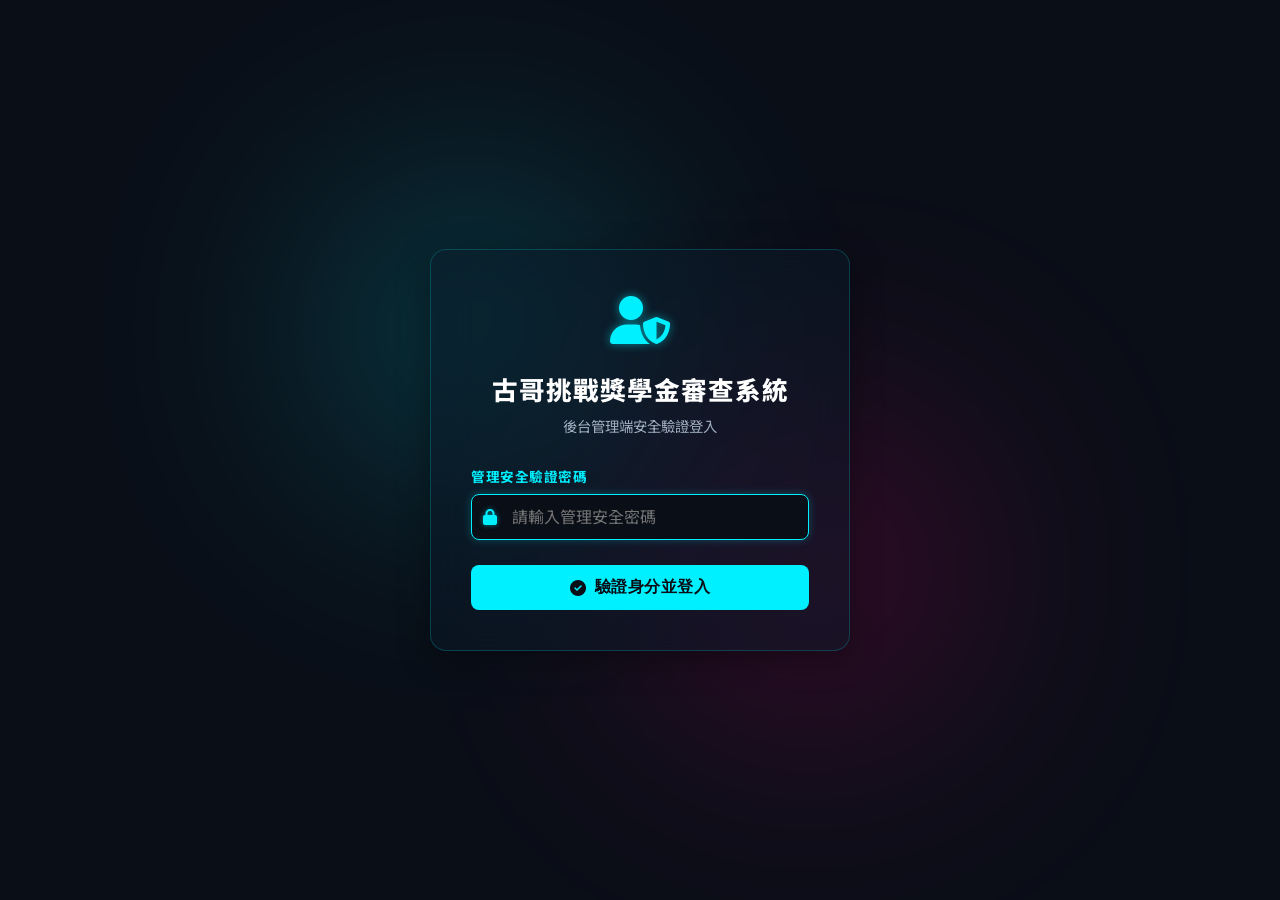
<file: templates/admin_login.html>
<!DOCTYPE html>
<html lang="zh-TW">
<head>
    <meta charset="UTF-8">
    <meta name="viewport" content="width=device-width, initial-scale=1.0">
    <title>古哥挑戰獎學金審查系統 - 後台管理驗證</title>
    <!-- Google Fonts -->
    <link href="https://fonts.googleapis.com/css2?family=Outfit:wght@300;400;600;800&family=Noto+Sans+TC:wght@300;400;700;900&display=swap" rel="stylesheet">
    <!-- FontAwesome Icon -->
    <link rel="stylesheet" href="https://cdnjs.cloudflare.com/ajax/libs/font-awesome/6.4.0/css/all.min.css">
    
    <style>
        :root {
            --bg-dark: #0a0e17;
            --card-bg: rgba(13, 27, 42, 0.45);
            --neon-blue: #00f0ff;
            --neon-pink: #ff007f;
            --border-color: rgba(0, 240, 255, 0.2);
            --text-primary: #f8f9fa;
            --text-secondary: #a0aec0;
            --transition-smooth: all 0.3s cubic-bezier(0.4, 0, 0.2, 1);
            --font-outfit: 'Outfit', 'Noto Sans TC', sans-serif;
        }

        * {
            margin: 0;
            padding: 0;
            box-sizing: border-box;
        }

        body {
            background-color: var(--bg-dark);
            font-family: var(--font-outfit);
            color: var(--text-primary);
            height: 100vh;
            display: flex;
            justify-content: center;
            align-items: center;
            overflow: hidden;
            position: relative;
        }

        /* Abstract Neon Background Orbs */
        body::before, body::after {
            content: '';
            position: absolute;
            width: 300px;
            height: 300px;
            border-radius: 50%;
            filter: blur(130px);
            z-index: -1;
            opacity: 0.25;
        }
        body::before {
            background: var(--neon-blue);
            top: 20%;
            left: 25%;
        }
        body::after {
            background: var(--neon-pink);
            bottom: 20%;
            right: 25%;
        }

        .login-card {
            background: var(--card-bg);
            backdrop-filter: blur(20px);
            -webkit-backdrop-filter: blur(20px);
            border: 1px solid var(--border-color);
            border-radius: 16px;
            padding: 40px;
            width: 100%;
            max-width: 420px;
            box-shadow: 0 8px 32px 0 rgba(0, 0, 0, 0.37);
            text-align: center;
            position: relative;
            z-index: 10;
            transition: var(--transition-smooth);
        }

        .login-card:hover {
            border-color: rgba(0, 240, 255, 0.4);
            box-shadow: 0 8px 32px 0 rgba(0, 240, 255, 0.1);
        }

        .logo-icon {
            font-size: 3rem;
            color: var(--neon-blue);
            margin-bottom: 20px;
            text-shadow: 0 0 10px rgba(0, 240, 255, 0.5);
            animation: pulse 2s infinite alternate;
        }

        @keyframes pulse {
            0% { transform: scale(1); text-shadow: 0 0 10px rgba(0, 240, 255, 0.4); }
            100% { transform: scale(1.05); text-shadow: 0 0 20px rgba(0, 240, 255, 0.8); }
        }

        h1 {
            font-size: 1.6rem;
            font-weight: 800;
            letter-spacing: 1px;
            margin-bottom: 8px;
            color: #fff;
        }

        p.subtitle {
            font-size: 0.9rem;
            color: var(--text-secondary);
            margin-bottom: 30px;
        }

        .form-group {
            position: relative;
            margin-bottom: 25px;
            text-align: left;
        }

        .form-group label {
            display: block;
            font-size: 0.85rem;
            color: var(--neon-blue);
            margin-bottom: 8px;
            font-weight: bold;
            letter-spacing: 0.5px;
        }

        .input-wrapper {
            position: relative;
        }

        .input-wrapper i {
            position: absolute;
            left: 12px;
            top: 50%;
            transform: translateY(-50%);
            color: var(--text-secondary);
            font-size: 1rem;
            transition: var(--transition-smooth);
        }

        .form-group input {
            width: 100%;
            padding: 12px 12px 12px 40px;
            background: rgba(10, 14, 23, 0.8);
            border: 1px solid rgba(255, 255, 255, 0.1);
            border-radius: 8px;
            color: #fff;
            font-size: 1rem;
            font-family: inherit;
            transition: var(--transition-smooth);
        }

        .form-group input:focus {
            outline: none;
            border-color: var(--neon-blue);
            box-shadow: 0 0 8px rgba(0, 240, 255, 0.25);
            background: rgba(10, 14, 23, 0.95);
        }

        .form-group input:focus + i {
            color: var(--neon-blue);
            text-shadow: 0 0 5px rgba(0, 240, 255, 0.5);
        }

        .btn-submit {
            width: 100%;
            padding: 12px;
            background: var(--neon-blue);
            border: none;
            border-radius: 8px;
            color: #0a0e17;
            font-size: 1rem;
            font-weight: bold;
            cursor: pointer;
            display: flex;
            justify-content: center;
            align-items: center;
            gap: 8px;
            transition: var(--transition-smooth);
            text-transform: uppercase;
            letter-spacing: 0.5px;
        }

        .btn-submit:hover {
            box-shadow: 0 0 15px rgba(0, 240, 255, 0.6);
            transform: translateY(-1px);
        }

        .btn-submit:active {
            transform: translateY(0);
        }

        .error-msg {
            color: var(--neon-pink);
            font-size: 0.85rem;
            margin-top: 15px;
            display: none;
            text-align: left;
            padding: 8px 12px;
            background: rgba(255, 0, 127, 0.1);
            border-left: 3px solid var(--neon-pink);
            border-radius: 0 4px 4px 0;
        }

        /* Toast notifications */
        .toast {
            position: fixed;
            top: 20px;
            right: 20px;
            background: rgba(10, 14, 23, 0.9);
            border: 1px solid var(--neon-blue);
            padding: 15px 25px;
            border-radius: 8px;
            color: #fff;
            font-weight: 600;
            display: flex;
            align-items: center;
            gap: 10px;
            box-shadow: 0 4px 20px rgba(0, 240, 255, 0.15);
            transform: translateY(-100px);
            opacity: 0;
            transition: all 0.5s cubic-bezier(0.175, 0.885, 0.32, 1.275);
            z-index: 9999;
        }

        .toast.show {
            transform: translateY(0);
            opacity: 1;
        }
    </style>
</head>
<body>

    <div class="login-card">
        <div class="logo-icon">
            <i class="fa-solid fa-user-shield"></i>
        </div>
        <h1>古哥挑戰獎學金審查系統</h1>
        <p class="subtitle">後台管理端安全驗證登入</p>

        <form id="admin-login-form">
            <div class="form-group">
                <label for="admin-password">管理安全驗證密碼</label>
                <div class="input-wrapper">
                    <input type="password" id="admin-password" placeholder="請輸入管理安全密碼" required autofocus>
                    <i class="fa-solid fa-lock"></i>
                </div>
            </div>

            <button type="submit" class="btn-submit">
                <i class="fa-solid fa-circle-check"></i> 驗證身分並登入
            </button>

            <div class="error-msg" id="login-error">密碼驗證錯誤，拒絕登入後台！</div>
        </form>
    </div>

    <!-- Alert / Toast Popup for Messages -->
    <div class="toast" id="toast-message">
        <i class="fa-solid fa-circle-info" id="toast-icon"></i>
        <div id="toast-body-text">提示訊息</div>
    </div>

    <script>
        document.getElementById('admin-login-form').addEventListener('submit', function(e) {
            e.preventDefault();
            const password = document.getElementById('admin-password').value;
            const errorDiv = document.getElementById('login-error');
            
            errorDiv.style.display = 'none';
            
            showToast("驗證中，請稍候...", "fa-circle-notch");
            
            google.script.run
                .withSuccessHandler(function(response) {
                    if (response.success && response.token) {
                        showToast("密碼驗證成功，正在載入審核控制台...", "fa-circle-check");
                        setTimeout(() => {
                            const cleanUrl = window.location.href.split('?')[0];
                            window.location.href = cleanUrl + "?page=admin&token=" + response.token;
                        }, 1000);
                    } else {
                        errorDiv.innerText = response.message || "密碼錯誤，登入失敗！";
                        errorDiv.style.display = 'block';
                        showToast("登入失敗，拒絕連線！", "fa-triangle-exclamation");
                    }
                })
                .withFailureHandler(function(err) {
                    console.error("Login connection error:", err);
                    errorDiv.innerText = "連線失敗，請檢查伺服器狀態！";
                    errorDiv.style.display = 'block';
                    showToast("伺服器回應錯誤！", "fa-triangle-exclamation");
                })
                .adminLogin(password);
        });

        // Toast Helper
        let toastTimer = null;
        function showToast(text, iconClass = "fa-circle-info") {
            const toast = document.getElementById('toast-message');
            const toastText = document.getElementById('toast-body-text');
            const toastIcon = document.getElementById('toast-icon');
            
            if (toast && toastText && toastIcon) {
                toastText.innerText = text;
                toastIcon.className = `fa-solid ${iconClass}`;
                toast.classList.add('show');
                
                if (toastTimer) clearTimeout(toastTimer);
                toastTimer = setTimeout(() => {
                    toast.classList.remove('show');
                }, 4000);
            }
        }
    </script>
</body>
</html>
</file>
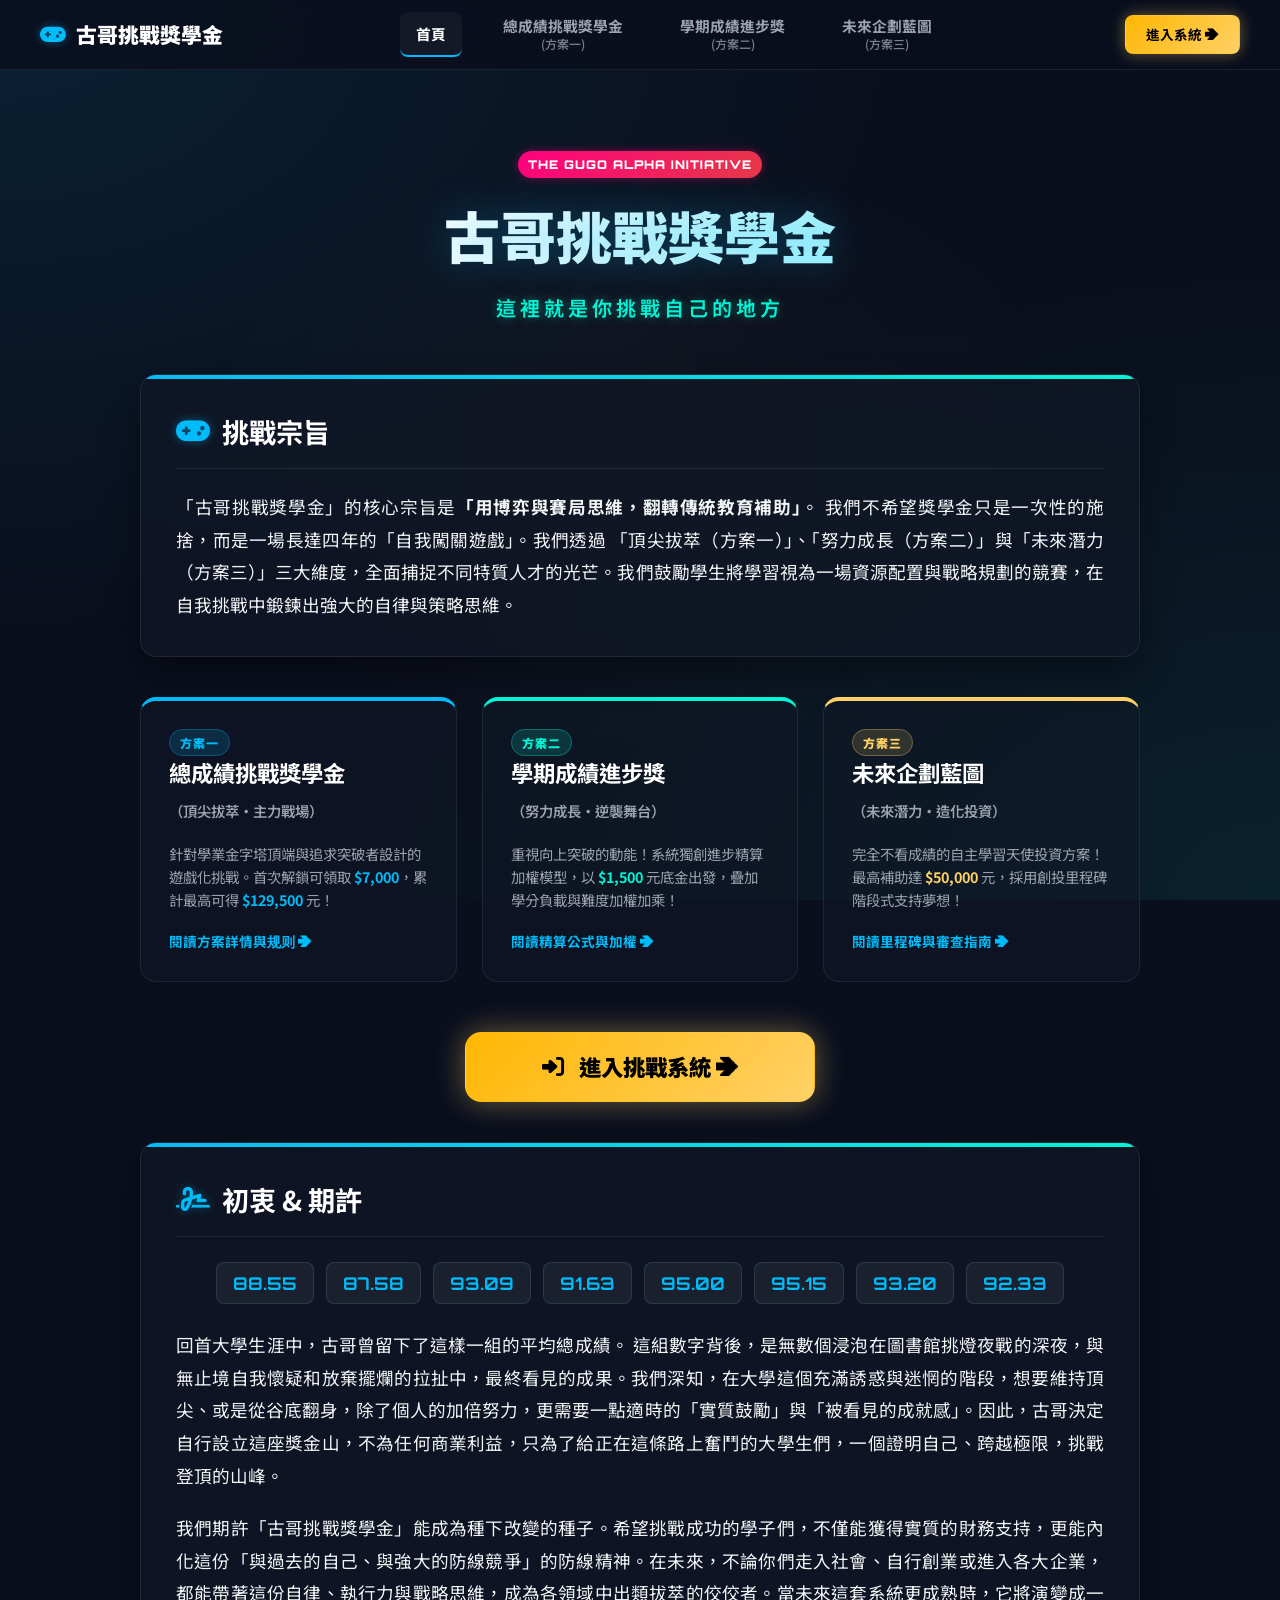
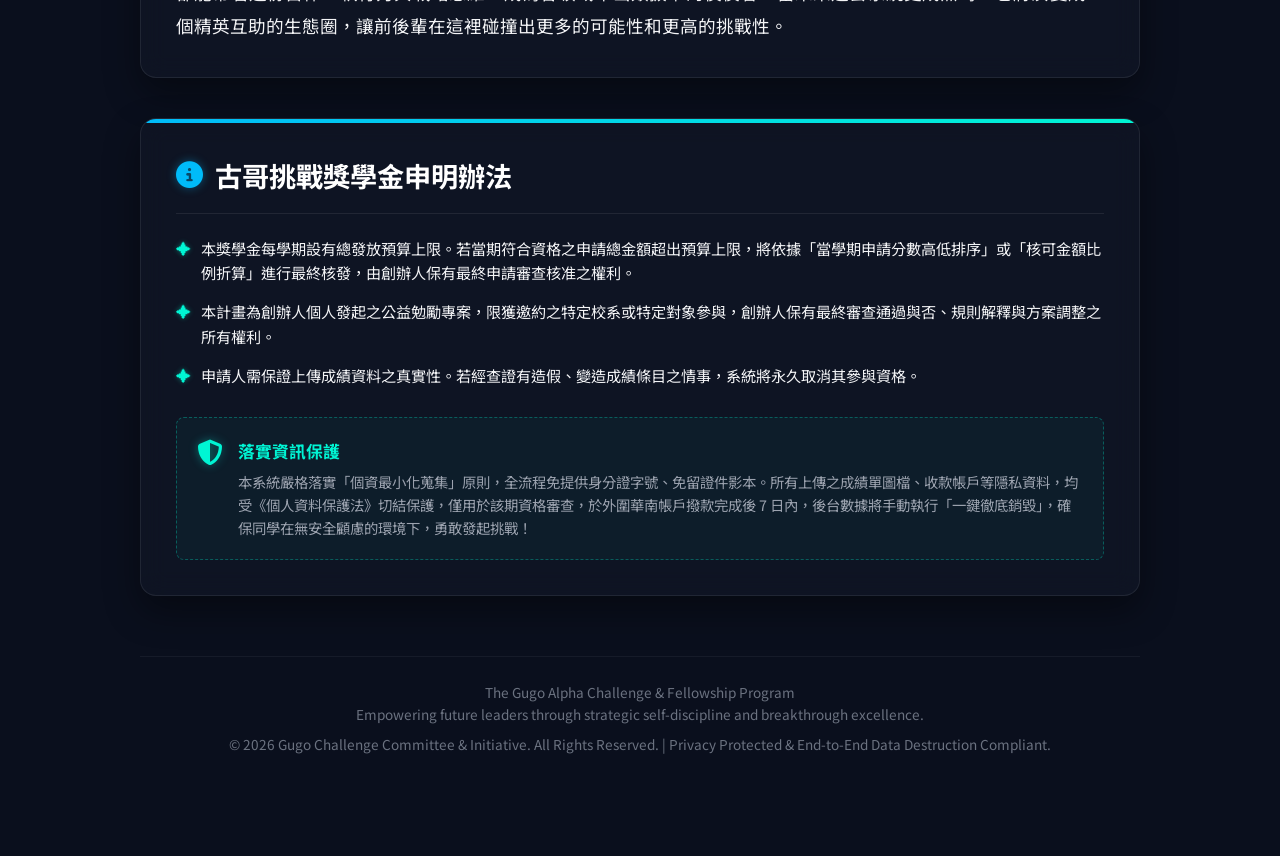
<file: templates/portal.html>
<!DOCTYPE html>
<html lang="zh-TW">

<head>
    <meta charset="UTF-8">
    <meta name="viewport" content="width=device-width, initial-scale=1.0">
    <title>【古哥挑戰獎學金】這裡就是你挑戰自己的地方</title>
    <!-- Google Fonts -->
    <link
        href="https://fonts.googleapis.com/css2?family=Inter:wght@300;400;600;700&family=Orbitron:wght@500;700;900&family=Noto+Sans+TC:wght@300;400;700;900&display=swap"
        rel="stylesheet">
    <!-- FontAwesome for Icons -->
    <link rel="stylesheet" href="https://cdnjs.cloudflare.com/ajax/libs/font-awesome/6.4.0/css/all.min.css">
    <!-- Custom Style Sheet -->
    <link rel="stylesheet" href="/static/css/style.css">
    
    <style>
        /* Top Navigation Bar */
        .portal-nav {
            position: fixed;
            top: 0;
            left: 0;
            right: 0;
            height: 70px;
            background: rgba(10, 15, 29, 0.85);
            backdrop-filter: blur(20px);
            border-bottom: 1px solid rgba(255, 255, 255, 0.08);
            display: flex;
            justify-content: space-between;
            align-items: center;
            padding: 0 40px;
            z-index: 1000;
        }

        .nav-brand {
            font-family: var(--font-primary);
            font-weight: 900;
            font-size: 1.3rem;
            color: #fff;
            display: flex;
            align-items: center;
            gap: 10px;
        }

        .nav-brand i {
            color: var(--neon-blue);
            text-shadow: 0 0 10px var(--neon-blue-glow);
        }

        .nav-links {
            display: flex;
            gap: 25px;
        }

        .nav-link {
            color: var(--text-secondary);
            text-decoration: none;
            font-size: 0.92rem;
            font-weight: 700;
            transition: var(--transition-smooth);
            padding: 4px 16px;
            border-radius: 8px;
            border-bottom: 2px solid transparent;
            display: flex;
            flex-direction: column;
            align-items: center;
            justify-content: center;
            text-align: center;
            line-height: 1.3;
        }

        .nav-link span.nav-sub {
            font-size: 0.75rem;
            font-weight: 500;
            opacity: 0.8;
            margin-top: 1px;
        }

        .nav-link:hover, .nav-link.active {
            color: #fff;
            background: rgba(255, 255, 255, 0.04);
            border-bottom: 2px solid var(--neon-blue);
        }

        .btn-nav-enter {
            padding: 8px 20px !important;
            font-size: 0.85rem !important;
            min-width: unset !important;
            box-shadow: 0 0 15px var(--gold-glow);
        }

        /* Portal Layout */
        .portal-body {
            margin-top: 90px;
            padding: 20px;
        }

        .portal-container {
            max-width: 1000px;
            margin: 0 auto;
            padding: 20px 0 60px 0;
        }
        
        .portal-header {
            text-align: center;
            margin-bottom: 50px;
            position: relative;
        }
        
        .portal-header h1 {
            font-size: 3.5rem;
            font-weight: 900;
            background: linear-gradient(135deg, #ffffff 30%, #a5f3fc 70%, var(--neon-blue) 100%);
            -webkit-background-clip: text;
            -webkit-text-fill-color: transparent;
            margin-bottom: 12px;
            text-shadow: 0 0 40px rgba(0, 187, 249, 0.3);
        }
        
        .portal-header .tagline {
            font-size: 1.25rem;
            color: var(--neon-green);
            font-weight: 600;
            letter-spacing: 4px;
            text-transform: uppercase;
            text-shadow: 0 0 10px var(--neon-green-glow);
        }

        .section-card {
            background: rgba(17, 24, 39, 0.65);
            border: 1px solid var(--border-color);
            border-radius: var(--border-radius-md);
            padding: 35px;
            margin-bottom: 40px;
            backdrop-filter: blur(12px);
            box-shadow: 0 15px 35px rgba(0, 0, 0, 0.4);
            position: relative;
            overflow: hidden;
        }

        .section-card::before {
            content: '';
            position: absolute;
            top: 0;
            left: 0;
            width: 100%;
            height: 4px;
            background: linear-gradient(90deg, var(--neon-blue), var(--neon-green));
        }

        .section-title {
            font-size: 1.7rem;
            color: #fff;
            margin-bottom: 22px;
            display: flex;
            align-items: center;
            gap: 12px;
            font-weight: 700;
            border-bottom: 1px solid rgba(255, 255, 255, 0.08);
            padding-bottom: 15px;
        }

        .section-title i {
            color: var(--neon-blue);
            text-shadow: 0 0 10px var(--neon-blue-glow);
        }

        .purpose-text {
            font-size: 1.1rem;
            line-height: 1.85;
            color: var(--text-primary);
            text-align: justify;
        }

        /* 3 Schemes Grid */
        .schemes-grid {
            display: grid;
            grid-template-columns: repeat(auto-fit, minmax(280px, 1fr));
            gap: 25px;
            margin-bottom: 50px;
        }

        .scheme-card {
            background: rgba(17, 24, 39, 0.55);
            border: 1px solid var(--border-color);
            border-radius: var(--border-radius-md);
            padding: 28px;
            display: flex;
            flex-direction: column;
            justify-content: space-between;
            transition: var(--transition-smooth);
            position: relative;
            cursor: pointer;
        }

        .scheme-card:hover {
            transform: translateY(-5px);
            box-shadow: 0 10px 25px rgba(0, 245, 212, 0.1);
            border-color: rgba(0, 245, 212, 0.3);
        }

        .scheme-badge {
            align-self: flex-start;
            font-size: 0.75rem;
            font-weight: 900;
            padding: 4px 10px;
            border-radius: 50px;
            margin-bottom: 15px;
            text-transform: uppercase;
            letter-spacing: 1px;
        }

        .scheme-card.s1 { border-top: 4px solid var(--neon-blue); }
        .scheme-card.s1 .scheme-badge { background: rgba(0, 187, 249, 0.15); color: var(--neon-blue); border: 1px solid rgba(0, 187, 249, 0.3); }
        
        .scheme-card.s2 { border-top: 4px solid var(--neon-green); }
        .scheme-card.s2 .scheme-badge { background: rgba(0, 245, 212, 0.15); color: var(--neon-green); border: 1px solid rgba(0, 245, 212, 0.3); }
        
        .scheme-card.s3 { border-top: 4px solid var(--gold); }
        .scheme-card.s3 .scheme-badge { background: rgba(255, 209, 102, 0.15); color: var(--gold); border: 1px solid rgba(255, 209, 102, 0.3); }

        .scheme-card h3 {
            font-size: 1.4rem;
            color: #fff;
            margin-bottom: 8px;
            font-weight: bold;
        }

        .scheme-subtitle {
            font-size: 0.9rem;
            color: var(--text-secondary);
            margin-bottom: 20px;
            font-weight: 600;
        }

        .scheme-desc-preview {
            font-size: 0.9rem;
            color: var(--text-secondary);
            line-height: 1.6;
            margin-bottom: 20px;
        }

        .scheme-link-label {
            font-size: 0.85rem;
            color: var(--neon-blue);
            font-weight: bold;
            display: flex;
            align-items: center;
            gap: 5px;
        }

        .btn-portal-enter {
            display: flex;
            align-items: center;
            justify-content: center;
            gap: 15px;
            font-size: 1.4rem;
            font-weight: 900;
            padding: 16px 36px;
            border-radius: var(--border-radius-md);
            margin: 30px auto 40px auto;
            max-width: 350px;
            text-decoration: none;
            cursor: pointer;
            box-shadow: 0 0 30px var(--gold-glow);
            transition: var(--transition-smooth);
        }

        .btn-portal-enter:hover {
            transform: scale(1.05);
            box-shadow: 0 0 45px rgba(255, 209, 102, 0.6);
        }

        /* Grades Badge grid */
        .grades-badge-wrap {
            display: flex;
            justify-content: center;
            gap: 12px;
            flex-wrap: wrap;
            margin: 25px 0;
        }

        .grade-badge {
            background: rgba(255, 255, 255, 0.05);
            border: 1px solid rgba(255, 255, 255, 0.1);
            color: var(--neon-blue);
            font-family: var(--font-tech);
            font-size: 1.1rem;
            font-weight: 700;
            padding: 6px 16px;
            border-radius: 8px;
            box-shadow: inset 0 0 10px rgba(0, 187, 249, 0.05);
        }

        .rules-list {
            list-style: none;
        }

        .rules-list li {
            position: relative;
            padding-left: 25px;
            margin-bottom: 15px;
            font-size: 0.95rem;
            color: var(--text-primary);
            line-height: 1.6;
        }

        .rules-list li::before {
            content: '✦';
            position: absolute;
            left: 0;
            color: var(--neon-green);
            text-shadow: 0 0 5px var(--neon-green-glow);
        }

        /* Info protection alert banner */
        .info-protection-banner {
            background: rgba(0, 245, 212, 0.04);
            border: 1px dashed rgba(0, 245, 212, 0.3);
            border-radius: var(--border-radius-sm);
            padding: 20px;
            margin-top: 30px;
            display: flex;
            gap: 15px;
            align-items: flex-start;
        }

        .info-protection-banner i {
            font-size: 1.6rem;
            color: var(--neon-green);
            text-shadow: 0 0 10px var(--neon-green-glow);
            margin-top: 2px;
        }

        .info-protection-banner div h4 {
            color: var(--neon-green);
            font-weight: bold;
            margin-bottom: 5px;
            font-size: 1.05rem;
        }

        .info-protection-banner div p {
            color: var(--text-secondary);
            font-size: 0.9rem;
            line-height: 1.6;
            margin: 0;
        }

        /* Line Q&A Box */
        .line-qa-box {
            background: rgba(16, 185, 129, 0.08);
            border: 1px solid rgba(16, 185, 129, 0.3);
            border-radius: var(--border-radius-sm);
            padding: 20px;
            display: flex;
            align-items: center;
            justify-content: center;
            gap: 15px;
            margin-top: 40px;
        }

        .line-qa-box i {
            font-size: 2.2rem;
            color: #10b981;
        }

        .line-qa-box div p {
            margin: 0;
            font-size: 1.05rem;
            color: #fff;
            font-weight: 600;
        }

        .line-qa-box div span {
            font-size: 0.9rem;
            color: var(--text-secondary);
        }

        .line-qa-box a {
            background: #10b981;
            color: #fff;
            padding: 8px 18px;
            border-radius: 50px;
            text-decoration: none;
            font-weight: bold;
            font-size: 0.9rem;
            transition: var(--transition-smooth);
        }

        .line-qa-box a:hover {
            transform: scale(1.05);
            box-shadow: 0 0 15px rgba(16, 185, 129, 0.4);
        }
        
        .portal-footer {
            text-align: center;
            margin-top: 60px;
            padding-top: 25px;
            border-top: 1px solid rgba(255, 255, 255, 0.05);
            color: var(--text-muted);
            font-size: 0.85rem;
            line-height: 1.6;
        }

        /* Subpage Specific Styles */
        .subpage {
            display: none;
            animation: fadeIn 0.4s ease-in-out;
        }

        .subpage.active {
            display: block;
        }

        @keyframes fadeIn {
            from { opacity: 0; transform: translateY(10px); }
            to { opacity: 1; transform: translateY(0); }
        }

        .scheme-detail-box h4 {
            color: var(--neon-blue);
            font-size: 1.15rem;
            font-weight: bold;
            margin-top: 25px;
            margin-bottom: 12px;
            display: flex;
            align-items: center;
            gap: 8px;
        }

        .scheme-detail-box h4 i {
            font-size: 1rem;
        }

        .scheme-detail-box p {
            font-size: 1rem;
            line-height: 1.75;
            color: var(--text-primary);
            margin-bottom: 15px;
            text-align: justify;
        }

        .detail-card {
            background: rgba(255, 255, 255, 0.02);
            border: 1px solid rgba(255, 255, 255, 0.06);
            border-radius: var(--border-radius-sm);
            padding: 20px;
            margin-bottom: 20px;
        }

        .detail-card strong {
            color: #fff;
            font-size: 1.05rem;
            display: block;
            margin-bottom: 8px;
        }

        .detail-card p {
            margin: 0;
            color: var(--text-secondary);
            font-size: 0.95rem;
        }

        /* 8 Shields Grid in Detail Page */
        .shields-detail-grid {
            display: grid;
            grid-template-columns: repeat(auto-fill, minmax(200px, 1fr));
            gap: 15px;
            margin: 20px 0;
        }

        .shield-detail-item {
            background: rgba(0, 187, 249, 0.03);
            border: 1px solid rgba(0, 187, 249, 0.15);
            border-radius: var(--border-radius-sm);
            padding: 15px;
            text-align: center;
            transition: var(--transition-smooth);
        }

        .shield-detail-item:hover {
            background: rgba(0, 187, 249, 0.08);
            border-color: var(--neon-blue);
        }

        .shield-detail-item i {
            font-size: 1.8rem;
            color: var(--neon-blue);
            margin-bottom: 8px;
            display: block;
        }

        .shield-detail-item span {
            font-size: 0.85rem;
            color: var(--text-secondary);
            display: block;
            margin-bottom: 2px;
        }

        .shield-detail-item strong {
            font-size: 1.25rem;
            color: #fff;
            font-family: var(--font-tech);
        }

        /* Table Design */
        .payout-table-wrap {
            overflow-x: auto;
            margin: 20px 0;
        }

        .payout-table {
            width: 100%;
            border-collapse: collapse;
            text-align: left;
        }

        .payout-table th, .payout-table td {
            padding: 12px 15px;
            border-bottom: 1px solid rgba(255, 255, 255, 0.05);
        }

        .payout-table th {
            background: rgba(255, 255, 255, 0.02);
            color: var(--text-secondary);
            font-weight: bold;
            font-size: 0.9rem;
        }

        .payout-table td {
            font-size: 0.95rem;
        }

        .payout-table tr:hover td {
            background: rgba(255, 255, 255, 0.01);
        }

        .payout-table td .highlight-amount {
            color: var(--neon-blue);
            font-weight: bold;
        }

        /* Smart calculation detail blocks */
        .calc-steps {
            background: rgba(0, 245, 212, 0.02);
            border-left: 3px solid var(--neon-green);
            padding: 15px;
            border-radius: 0 var(--border-radius-sm) var(--border-radius-sm) 0;
            margin: 15px 0;
        }

        .calc-steps li {
            margin-bottom: 8px;
            font-size: 0.95rem;
            color: var(--text-primary);
        }

        .calc-steps li strong {
            color: var(--neon-green);
        }

        /* Template Download Box */
        .download-box {
            background: rgba(255, 209, 102, 0.02);
            border: 1px solid rgba(255, 209, 102, 0.15);
            border-radius: var(--border-radius-sm);
            padding: 20px;
            margin: 25px 0;
            text-align: center;
        }

        .download-box h5 {
            color: var(--gold);
            font-size: 1.05rem;
            margin-bottom: 10px;
            font-weight: bold;
        }

        .download-box p {
            font-size: 0.9rem;
            color: var(--text-secondary);
            margin-bottom: 15px;
        }

        /* Responsive Mobile adjustments */
        @media (max-width: 768px) {
            .portal-nav {
                padding: 0 15px;
                height: auto;
                flex-direction: column;
                padding-bottom: 10px;
            }
            .nav-brand {
                height: 50px;
            }
            .nav-links {
                gap: 10px;
                margin-bottom: 10px;
            }
            .nav-link {
                padding: 6px 10px;
                font-size: 0.85rem;
            }
            .btn-nav-enter {
                display: none; /* Hide top enter button on mobile for space */
            }
            .portal-body {
                margin-top: 130px;
            }
            .portal-header h1 {
                font-size: 2.3rem;
            }
            .portal-header .tagline {
                font-size: 0.95rem;
                letter-spacing: 2px;
            }
        }
    </style>
</head>

<body>
    <!-- Top Navigation Bar -->
    <nav class="portal-nav">
        <div class="nav-brand"><i class="fa-solid fa-gamepad"></i> 古哥挑戰獎學金</div>
        <div class="nav-links">
            <a href="#home" class="nav-link active" id="nav-home" onclick="showPage('home')">首頁</a>
            <a href="#scheme1" class="nav-link" id="nav-scheme1" onclick="showPage('scheme1')">總成績挑戰獎學金<span class="nav-sub">(方案一)</span></a>
            <a href="#scheme2" class="nav-link" id="nav-scheme2" onclick="showPage('scheme2')">學期成績進步獎<span class="nav-sub">(方案二)</span></a>
            <a href="#scheme3" class="nav-link" id="nav-scheme3" onclick="showPage('scheme3')">未來企劃藍圖<span class="nav-sub">(方案三)</span></a>
        </div>
        <a onclick="enterSystem()" class="btn btn-glow-gold btn-nav-enter">進入系統 ➔</a>
    </nav>

    <div class="portal-body">
        <div class="portal-container">
            <!-- Header -->
            <header class="portal-header">
                <span class="badge-new">THE GUGO ALPHA INITIATIVE</span>
                <h1>古哥挑戰獎學金</h1>
                <div class="tagline">這裡就是你挑戰自己的地方</div>
            </header>

            <!-- ========================================== -->
            <!-- 1. HOME SUBPAGE                            -->
            <!-- ========================================== -->
            <div id="page-home" class="subpage active">
                <!-- 挑戰宗旨 -->
                <div class="section-card">
                    <h2 class="section-title"><i class="fa-solid fa-gamepad"></i> 挑戰宗旨</h2>
                    <p class="purpose-text">
                        「古哥挑戰獎學金」的核心宗旨是<strong>「用博弈與賽局思維，翻轉傳統教育補助」</strong>。
                        我們不希望獎學金只是一次性的施捨，而是一場長達四年的「自我闖關遊戲」。我們透過
                        「頂尖拔萃（方案一）」、「努力成長（方案二）」與「未來潛力（方案三）」三大維度，全面捕捉不同特質人才的光芒。我們鼓勵學生將學習視為一場資源配置與戰略規劃的競賽，在自我挑戰中鍛鍊出強大的自律與策略思維。
                    </p>
                </div>

                <!-- 三大方案總覽 -->
                <div class="schemes-grid">
                    <!-- 方案一 -->
                    <div class="scheme-card s1" onclick="showPage('scheme1')">
                        <div>
                            <span class="scheme-badge">方案一</span>
                            <h3>總成績挑戰獎學金</h3>
                            <div class="scheme-subtitle">（頂尖拔萃・主力戰場）</div>
                            <p class="scheme-desc-preview">
                                針對學業金字塔頂端與追求突破者設計的遊戲化挑戰。首次解鎖可領取 <span id="p-s1-base" style="color: var(--neon-blue); font-weight: bold;">$7,000</span>，累計最高可得 <span id="p-s1-total" style="color: var(--neon-blue); font-weight: bold;">$129,500</span> 元！
                            </p>
                            <span class="scheme-link-label">閱讀方案詳情與规则 ➔</span>
                        </div>
                    </div>

                    <!-- 方案二 -->
                    <div class="scheme-card s2" onclick="showPage('scheme2')">
                        <div>
                            <span class="scheme-badge">方案二</span>
                            <h3>學期成績進步獎</h3>
                            <div class="scheme-subtitle">（努力成長・逆襲舞台）</div>
                            <p class="scheme-desc-preview">
                                重視向上突破的動能！系統獨創進步精算加權模型，以 <span id="p-s2-base" style="color: var(--neon-green); font-weight: bold;">$1,500</span> 元底金出發，疊加學分負載與難度加權加乘！
                            </p>
                            <span class="scheme-link-label">閱讀精算公式與加權 ➔</span>
                        </div>
                    </div>

                    <!-- 方案三 -->
                    <div class="scheme-card s3" onclick="showPage('scheme3')">
                        <div>
                            <span class="scheme-badge">方案三</span>
                            <h3>未來企劃藍圖</h3>
                            <div class="scheme-subtitle">（未來潛力・造化投資）</div>
                            <p class="scheme-desc-preview">
                                完全不看成績的自主學習天使投資方案！最高補助達 <span id="p-s3-total" style="color: var(--gold); font-weight: bold;">$50,000</span> 元，採用創投里程碑階段式支持夢想！
                            </p>
                            <span class="scheme-link-label">閱讀里程碑與審查指南 ➔</span>
                        </div>
                    </div>
                </div>

                <!-- 進入系統按鈕 -->
                <a onclick="enterSystem()" class="btn btn-glow-gold btn-portal-enter">
                    <i class="fa-solid fa-right-to-bracket"></i> 進入挑戰系統 ➔
                </a>

                <!-- 初衷 & 期許 -->
                <div class="section-card">
                    <h2 class="section-title"><i class="fa-solid fa-signature"></i> 初衷 & 期許</h2>
                    <div class="grades-badge-wrap">
                        <span class="grade-badge">88.55</span>
                        <span class="grade-badge">87.58</span>
                        <span class="grade-badge">93.09</span>
                        <span class="grade-badge">91.63</span>
                        <span class="grade-badge">95.00</span>
                        <span class="grade-badge">95.15</span>
                        <span class="grade-badge">93.20</span>
                        <span class="grade-badge">92.33</span>
                    </div>
                    <p class="purpose-text" style="margin-bottom: 20px;">
                        回首大學生涯中，古哥曾留下了這樣一組的平均總成績。
                        這組數字背後，是無數個浸泡在圖書館挑燈夜戰的深夜，與無止境自我懷疑和放棄擺爛的拉扯中，最終看見的成果。我們深知，在大學這個充滿誘惑與迷惘的階段，想要維持頂尖、或是從谷底翻身，除了個人的加倍努力，更需要一點適時的「實質鼓勵」與「被看見的成就感」。因此，古哥決定自行設立這座獎金山，不為任何商業利益，只為了給正在這條路上奮鬥的大學生們，一個證明自己、跨越極限，挑戰登頂的山峰。
                    </p>
                    <p class="purpose-text">
                        我們期許「古哥挑戰獎學金」能成為種下改變的種子。希望挑戰成功的學子們，不僅能獲得實質的財務支持，更能內化這份「與過去的自己、與強大的防線競爭」的防線精神。在未來，不論你們走入社會、自行創業或進入各大企業，都能帶著這份自律、執行力與戰略思維，成為各領域中出類拔萃的佼佼者。當未來這套系統更成熟時，它將演變成一個精英互助的生態圈，讓前後輩在這裡碰撞出更多的可能性和更高的挑戰性。
                    </p>
                </div>

                <!-- 申明辦法 -->
                <div class="section-card">
                    <h2 class="section-title"><i class="fa-solid fa-circle-info"></i> 古哥挑戰獎學金申明辦法</h2>
                    <ul class="rules-list">
                        <li>本獎學金每學期設有總發放預算上限。若當期符合資格之申請總金額超出預算上限，將依據「當學期申請分數高低排序」或「核可金額比例折算」進行最終核發，由創辦人保有最終申請審查核准之權利。</li>
                        <li>本計畫為創辦人個人發起之公益勉勵專案，限獲邀約之特定校系或特定對象參與，創辦人保有最終審查通過與否、規則解釋與方案調整之所有權利。</li>
                        <li>申請人需保證上傳成績資料之真實性。若經查證有造假、變造成績條目之情事，系統將永久取消其參與資格。</li>
                    </ul>

                    <!-- 落實資訊保護 -->
                    <div class="info-protection-banner">
                        <i class="fa-solid fa-shield-halved"></i>
                        <div>
                            <h4>落實資訊保護</h4>
                            <p>本系統嚴格落實「個資最小化蒐集」原則，全流程免提供身分證字號、免留證件影本。所有上傳之成績單圖檔、收款帳戶等隱私資料，均受《個人資料保護法》切結保護，僅用於該期資格審查，於外圍華南帳戶撥款完成後 7 日內，後台數據將手動執行「一鍵徹底銷毀」，確保同學在無安全顧慮的環境下，勇敢發起挑戰！</p>
                        </div>
                    </div>
                </div>
            </div>

            <!-- ========================================== -->
            <!-- 2. SCHEME 1 SUBPAGE                        -->
            <!-- ========================================== -->
            <div id="page-scheme1" class="subpage">
                <div class="section-card scheme-detail-box">
                    <h2 class="section-title"><i class="fa-solid fa-trophy"></i> 總成績挑戰獎學金 (方案一)</h2>
                    
                    <h4>一、 方案定位與核心思維</h4>
                    <p>
                        <strong>定位：</strong>針對學業金字塔頂端與追求自我突破的同學，所設立的「遊戲化破關挑戰賽」。
                    </p>
                    <div class="detail-card">
                        <strong>博弈與賽局戰略 (Game Theory)</strong>
                        <p>打破傳統獎學金「一翻兩瞪眼」的單次給獎模式，將大學四年的課業規劃視為一場戰略遊戲。學生不僅要拼高分，更需要運用智慧「選擇何時、消耗哪一個分數盾牌」才能取得效益最大化。</p>
                    </div>
                    <div class="detail-card">
                        <strong>沉沒成本與連續簽到 (Streak & Retention)</strong>
                        <p>獎金並非固定數額，而是隨「成功闖關次數」呈指數型遞增。為了領取後期高額的終極獎賞，同學將在大學四年中維持強大的長期自律，杜絕爛尾與中途放棄。</p>
                    </div>

                    <h4>二、 挑戰標的：創辦人「古哥八大盾牌」防線</h4>
                    <p>系統內建創辦人「古哥」於大學八個學期的真實平均總成績，轉化為 8 個待解鎖的「分數防線」。申請者當學期總平均分數，只要【高於】或【等於】任一防線分數，即挑戰成功。</p>
                    
                    <div class="shields-detail-grid">
                        <div class="shield-detail-item">
                            <i class="fa-solid fa-shield-halved"></i>
                            <span>Level 1 防線</span>
                            <strong>87.58</strong>
                        </div>
                        <div class="shield-detail-item">
                            <i class="fa-solid fa-shield-halved"></i>
                            <span>Level 2 防線</span>
                            <strong>88.55</strong>
                        </div>
                        <div class="shield-detail-item">
                            <i class="fa-solid fa-shield-halved"></i>
                            <span>Level 3 防線</span>
                            <strong>91.63</strong>
                        </div>
                        <div class="shield-detail-item">
                            <i class="fa-solid fa-shield-halved"></i>
                            <span>Level 4 防線</span>
                            <strong>92.33</strong>
                        </div>
                        <div class="shield-detail-item">
                            <i class="fa-solid fa-shield-halved"></i>
                            <span>Level 5 防線</span>
                            <strong>93.09</strong>
                        </div>
                        <div class="shield-detail-item">
                            <i class="fa-solid fa-shield-halved"></i>
                            <span>Level 6 防線</span>
                            <strong>93.20</strong>
                        </div>
                        <div class="shield-detail-item">
                            <i class="fa-solid fa-shield-halved"></i>
                            <span>Level 7 防線</span>
                            <strong>95.00</strong>
                        </div>
                        <div class="shield-detail-item">
                            <i class="fa-solid fa-shield-halved"></i>
                            <span>Level 8 終極防線</span>
                            <strong>95.15</strong>
                        </div>
                    </div>

                    <h4>三、 獎金階梯結構（指數型遞增模型）</h4>
                    <p>
                        <strong>計價核心：</strong>獎金發放依據為申請者的「累積成功解鎖次數」，而非當次平均分數高低。舉例：不論考 88 分去解鎖 87.58 分防線，還是考 96 分解鎖 95.15 分，只要是您生涯中<strong>第 1 次</strong>成功核准，即發放 Level 1 獎金。
                    </p>
                    <p>
                        <strong>極限獲益：</strong>若於大學四年（8 個學期）將 8 關防線全數刷滿，個人累計最高將可獲取 <span style="color: var(--neon-blue); font-weight: bold;" id="p-s1-detail-total">NT$ 129,500</span> 元獎學金。
                    </p>

                    <div class="payout-table-wrap">
                        <table class="payout-table" id="p-s1-table-body">
                            <thead>
                                <tr>
                                    <th>累積成功次數</th>
                                    <th>解鎖稱號</th>
                                    <th>單次獎金</th>
                                    <th>成長幅度</th>
                                </tr>
                            </thead>
                            <tbody>
                                <tr>
                                    <td>第 1 次</td>
                                    <td>首戰告捷</td>
                                    <td><span class="highlight-amount">$ 7,000</span></td>
                                    <td>起手式</td>
                                </tr>
                                <tr>
                                    <td>第 2 次</td>
                                    <td>乘勝追擊</td>
                                    <td><span class="highlight-amount">$ 8,500</span></td>
                                    <td>+ $ 1,500</td>
                                </tr>
                                <tr>
                                    <td>第 3 次</td>
                                    <td>漸入佳境</td>
                                    <td><span class="highlight-amount">$ 10,000</span></td>
                                    <td>+ $ 1,500</td>
                                </tr>
                                <tr>
                                    <td>第 4 次</td>
                                    <td>鋒芒畢露</td>
                                    <td><span class="highlight-amount">$ 12,000</span></td>
                                    <td>+ $ 2,000</td>
                                </tr>
                                <tr>
                                    <td>第 5 次</td>
                                    <td>勢如破竹</td>
                                    <td><span class="highlight-amount">$ 15,000</span></td>
                                    <td>+ $ 3,000</td>
                                </tr>
                                <tr>
                                    <td>第 6 次</td>
                                    <td>登峰造極</td>
                                    <td><span class="highlight-amount">$ 20,000</span></td>
                                    <td>+ $ 5,000</td>
                                </tr>
                                <tr>
                                    <td>第 7 次</td>
                                    <td>傲視群雄</td>
                                    <td><span class="highlight-amount">$ 25,000</span></td>
                                    <td>+ $ 5,000</td>
                                </tr>
                                <tr>
                                    <td>第 8 次</td>
                                    <td>👑 反璞歸真</td>
                                    <td><span class="highlight-amount">$ 32,000</span></td>
                                    <td>+ $ 7,000</td>
                                </tr>
                            </tbody>
                        </table>
                    </div>

                    <h4>四、 核心遊戲規則與戰略規範 (Must-Know Rules)</h4>
                    <ul class="rules-list">
                        <li><strong>一對一核銷與「策略消分」機制</strong>：一學期僅限挑戰解鎖一次。當學期成績單總分只要滿足多個剩餘防線，可自由指定消滅哪一個盾牌。防線盾牌一旦指定解鎖，即在該生帳號中永久失效，下次挑戰必須選擇剩餘防線。</li>
                        <li><strong>中斷不重置，接續累積</strong>：大學生活起伏，若某學期失常未達標，累積成功次數不會被清空歸零。未來學期只要成績再度超越剩餘防線，即可繼續申領下一階階梯金額。</li>
                        <li><strong>時間軸限制</strong>：由於學制常規為四年（8 個學期），越晚參與代表解鎖上限越低。鼓勵學員越早規劃、連續自律，方能激發最大化獎金上限。</li>
                    </ul>
                </div>
                
                <a onclick="enterSystem()" class="btn btn-glow-gold btn-portal-enter">
                    <i class="fa-solid fa-right-to-bracket"></i> 進入系統挑戰此方案 ➔
                </a>
            </div>

            <!-- ========================================== -->
            <!-- 3. SCHEME 2 SUBPAGE                        -->
            <!-- ========================================== -->
            <div id="page-scheme2" class="subpage">
                <div class="section-card scheme-detail-box">
                    <h2 class="section-title"><i class="fa-solid fa-chart-line"></i> 學期成績進步獎 (方案二)</h2>
                    
                    <h4>一、 方案定位與核心思維</h4>
                    <p>
                        <strong>定位：</strong>專為中後段班逆襲、或是修習重磅學分仍努力尋求突破的同學所設立的「量化成長舞台」。
                    </p>
                    <div class="detail-card">
                        <strong>打破傳統進步獎盲點</strong>
                        <p>傳統進步獎往往只看「進步幾分」，導致「低分者（如從60分到70分）極容易獲獎，高分者（如從90分到92分）難度極大而不受重視」或「刻意修很少學分投機衝高分」的不公平現象。</p>
                    </div>
                    <div class="detail-card">
                        <strong>導入「邊際效應遞減」與「起點難度」精算模型</strong>
                        <p>在教育統計學中，從 90 分進步到 95 分所耗費的心力與資源，遠高於低分段。本系統獨創「進步點數標準化模型」，將「起點難度係數」與「學分數負載量」納入標準加權，讓每份自律的汗水都得到最公平的定價。</p>
                    </div>

                    <h4>二、 核心精算模型與加權計分</h4>
                    <p>本方案之獎學金由三大區塊動態疊加而成，完全根據您的努力程度與課業重擔進行科學精算，無生硬金額上限：</p>
                    <div style="background: rgba(17, 24, 39, 0.8); padding: 15px; border-radius: 8px; border: 1px solid rgba(255,255,255,0.05); text-align: center; font-size: 1.15rem; margin-bottom: 25px;">
                        💰 總獎金 ＝ <span style="color: var(--neon-green);">[ ① 基礎金 ]</span> ＋ <span style="color: var(--neon-blue);">[ ② 學分級距加給 ]</span> ＋ <span style="color: var(--gold);">[ ③ 進步加成獎金 ]</span>
                    </div>

                    <ul class="rules-list">
                        <li><strong>① 基礎金 (Base Reward)</strong>：只要前後連續兩學期平均成績有進步，即無條件核發 <span style="color: var(--neon-green); font-weight: bold;" id="p-s2-detail-base">NT$ 1,500</span> 元基礎勉勵金。</li>
                        <li><strong>② 學分級距加給 (Credit Load Bonus)</strong>：
                            依當學期修習總學分數，給予課業負擔較重的學員額外加碼：
                            <div style="display: grid; grid-template-columns: repeat(auto-fit, minmax(180px, 1fr)); gap: 10px; margin-top: 10px;">
                                <div style="background: rgba(255,255,255,0.02); padding: 10px; border-radius: 6px; text-align: center;">01 - 09 學分：<strong>+ $300</strong></div>
                                <div style="background: rgba(255,255,255,0.02); padding: 10px; border-radius: 6px; text-align: center;">10 - 15 學分：<strong>+ $500</strong></div>
                                <div style="background: rgba(255,255,255,0.02); padding: 10px; border-radius: 6px; text-align: center;">16 - 23 學分：<strong>+ $1,000</strong></div>
                                <div style="background: rgba(255,255,255,0.02); padding: 10px; border-radius: 6px; text-align: center;">24 - 28 學分：<strong>+ $1,800</strong></div>
                            </div>
                        </li>
                        <li><strong>③ 進步加成獎金 (Progress Multiplier)</strong>：
                            本系統的靈魂。會將你的成績進步幅度換算成「進步點數」，並以 <strong>元/點</strong> 的費率折算變現。
                            <div class="calc-steps">
                                <strong>進步點數公式：</strong> 進步分數 × 起點難度係數 × 學分負載權重
                                <br><br>
                                <ul>
                                    <li><strong>起點難度係數 [100 / (100 - 上學期總平均)]</strong>：起點成績越靠近滿分，難度係數越高（例如：上平均 70 分難度為 3.33，而 90 分難度高達 10.00）。</li>
                                    <li><strong>學分負載權重 [當學期學分數 / 15]</strong>：以標準 15 學分作為基準 1.0，修課越多加乘越大，修課越少則權重降低。</li>
                                </ul>
                            </div>
                        </li>
                    </ul>

                    <h4>三、 挑戰規則與防禦機制 (Must-Know Rules)</h4>
                    <ul class="rules-list">
                        <li><strong>連續學期限定</strong>：申請必須提供「任兩個連續學期」的正式成績單（例如：大一上與大一下；或大二下與大三上），不支援跨學期跳躍對比。</li>
                        <li><strong>防爆上限（系統保護條款）</strong>：為防止極端分數變化（如 99 分進步到 99.8 分）導致難度係數無限放大，系統設有防護網，難度係數上限鎖定為 <strong>15.0</strong>。</li>
                    </ul>
                </div>
                
                <a onclick="enterSystem()" class="btn btn-glow-gold btn-portal-enter">
                    <i class="fa-solid fa-right-to-bracket"></i> 進入系統挑戰此方案 ➔
                </a>
            </div>

            <!-- ========================================== -->
            <!-- 4. SCHEME 3 SUBPAGE                        -->
            <!-- ========================================== -->
            <div id="page-scheme3" class="subpage">
                <div class="section-card scheme-detail-box">
                    <h2 class="section-title"><i class="fa-solid fa-feather-pointed"></i> 未來企劃藍圖 (方案三)</h2>
                    
                    <h4>一、 方案定位與核心思維</h4>
                    <p>
                        <strong>定位：完全不看分數！</strong>專為擁有具體夢想、明確執行計畫與超強實踐力，但缺乏起始資源的同學設計的「青年天使投資孵化器」。
                    </p>
                    <div class="detail-card">
                        <strong>拒絕紙上談兵 (Execution First)</strong>
                        <p>真實世界中，無論是企業、創投還是創業，沒有人看您的期末考試考幾分，大家只看你能不能讓專案成功落地。本方案重在訓練大學生規劃、進度掌控與目標自律的能力。</p>
                    </div>
                    <div class="detail-card">
                        <strong>投資你的時間與工具 (Time Buyback)</strong>
                        <p>大學生在追求目標時，最缺乏的往往是自我進修學習資金，以及為了生活打工而犧牲的時間。本計畫透過企劃資金挹注，實質幫助你「買回專注力」全心衝刺企劃目標。</p>
                    </div>

                    <h4>二、 資金挹注結構：里程碑撥款法 (Milestone Funding)</h4>
                    <p>
                        比對矽谷創投與專案管理模式，本方案經審核通過後，會根據您的目標難易度與執行計畫，核定該專案補助總金額，<strong>最高可獲 <span style="color: var(--gold); font-weight: bold;" id="p-s3-detail-total">NT$ 50,000</span> 元</strong> 全額贊助，並分階段解鎖發發放：
                    </p>
                    
                    <div style="display: grid; grid-template-columns: repeat(auto-fit, minmax(280px, 1fr)); gap: 20px; margin: 20px 0;">
                        <div style="background: rgba(255, 255, 255, 0.02); border: 1px solid rgba(255, 255, 255, 0.05); padding: 20px; border-radius: 8px;">
                            <h5 style="color: var(--neon-blue); font-weight: bold; margin-bottom: 10px;">階段一：啟動資金 30%</h5>
                            <p style="font-size: 0.9rem; color: var(--text-secondary); line-height: 1.6; margin: 0;">
                                <strong>撥款條件：</strong>企劃書審查通過，雙方確立計畫目標與時程。
                                <br>
                                <strong>資金用途：</strong>購買執行計畫必備的硬體材料、專業書籍、線上課程或報名費用（需留存憑證收據）。
                            </p>
                        </div>
                        <div style="background: rgba(255, 255, 255, 0.02); border: 1px solid rgba(255, 255, 255, 0.05); padding: 20px; border-radius: 8px;">
                            <h5 style="color: var(--neon-green); font-weight: bold; margin-bottom: 10px;">階段二：期中審查 40%</h5>
                            <p style="font-size: 0.9rem; color: var(--text-secondary); line-height: 1.6; margin: 0;">
                                <strong>撥款條件：</strong>時程過半，提交期中進度報告書，呈現目前各項成果（如學習時數截圖、作品雛形、證照考取等）並通過審核。
                                <br>
                                <strong>資金用途：</strong>定額發放，作為「時間買回津貼」支持您持續投入。
                            </p>
                        </div>
                        <div style="background: rgba(255, 255, 255, 0.02); border: 1px solid rgba(255, 255, 255, 0.05); padding: 20px; border-radius: 8px;">
                            <h5 style="color: var(--gold); font-weight: bold; margin-bottom: 10px;">階段三：期末審查 30%</h5>
                            <p style="font-size: 0.9rem; color: var(--text-secondary); line-height: 1.6; margin: 0;">
                                <strong>撥款條件：</strong>企劃順利執行達標，提交期末報告成果（如完賽證明、專案成品、多益高階成績單等）並經審定通過。
                                <br>
                                <strong>資金用途：</strong>定額核發尾款，作為順利達標的獎勵金。
                            </p>
                        </div>
                    </div>

                    <!-- Template Download Box -->
                    <div class="download-box">
                        <h5><i class="fa-solid fa-cloud-arrow-down"></i> 企劃書範本檔案下載</h5>
                        <p>在撰寫並提交您的未來企劃書之前，請務必先下載官方範本格式進行編輯：</p>
                        <div style="display: flex; gap: 15px; justify-content: center; flex-wrap: wrap;">
                            <a href="https://docs.google.com/document/d/1Yy_qwdvWwdM6W4chKDuZnP0tdC7UHvR5/export?format=docx&openExternalBrowser=1" class="btn btn-secondary" style="padding: 6px 15px; font-size: 0.85rem; background: rgba(59, 130, 246, 0.1); border-color: rgba(59, 130, 246, 0.4); color: #3b82f6;" target="_blank">
                                <i class="fa-solid fa-file-word"></i> 企劃書範本 (Word 檔)
                            </a>
                            <a href="https://drive.google.com/uc?export=download&id=1Kw3AMdIpbVG195r_KKaCx2SrLVJv5WUa&openExternalBrowser=1" class="btn btn-secondary" style="padding: 6px 15px; font-size: 0.85rem; background: rgba(239, 68, 68, 0.1); border-color: rgba(239, 68, 68, 0.4); color: #ef4444;" target="_blank">
                                <i class="fa-solid fa-file-pdf"></i> 企劃書範本 (PDF 檔)
                            </a>
                        </div>
                    </div>

                    <h4>三、 申請資格與「好企劃」的審查標準</h4>
                    <p>不限科系、不看成績單，唯一考驗的是你的「夢想規劃力」。好提案需完全符合 <strong>SMART 原則</strong> (具體、可衡量、可達成、相關性、有明確期限)：</p>
                    
                    <div style="display: grid; grid-template-columns: 1fr 1fr; gap: 20px; margin-bottom: 25px;">
                        <div style="background: rgba(16, 185, 129, 0.04); border: 1px solid rgba(16, 185, 129, 0.2); padding: 15px; border-radius: 8px;">
                            <span style="color: #10b981; font-weight: bold; display: block; margin-bottom: 8px;"><i class="fa-solid fa-circle-check"></i> 合格的具體提案範例</span>
                            <span style="font-size: 0.85rem; color: var(--text-primary); display: block; margin-bottom: 8px;">「要在半年內自學 Python 並上架記帳 App。資金用於 Udemy 課程與開發者帳號費。」</span>
                            <span style="font-size: 0.85rem; color: var(--text-primary); display: block;">「要在 4 個月內考取多益 850 分以申請交換學生。資金用於模擬題庫與報名費用。」</span>
                        </div>
                        <div style="background: rgba(239, 68, 68, 0.04); border: 1px solid rgba(239, 68, 68, 0.2); padding: 15px; border-radius: 8px;">
                            <span style="color: #ef4444; font-weight: bold; display: block; margin-bottom: 8px;"><i class="fa-solid fa-circle-xmark"></i> 常見退件提案範例</span>
                            <span style="font-size: 0.85rem; color: var(--text-primary); display: block; margin-bottom: 8px;">「我想提升我的英文能力，需要錢買書。」（缺乏具體指標與死線）</span>
                            <span style="font-size: 0.85rem; color: var(--text-primary); display: block;">「我要拿這筆錢去環島尋找人生的方向。」（屬於休閒娛樂，無可量化技能產出）</span>
                        </div>
                    </div>

                    <h4>四、 企劃書 6 大核心審查說明</h4>
                    <p>評審委員會在評估您的提案時，會根據以下六個維度進行嚴格審查：</p>
                    <div style="display: grid; grid-template-columns: repeat(auto-fill, minmax(280px, 1fr)); gap: 15px;">
                        <div class="detail-card">
                            <strong>1. 個人自我介紹 (10%)</strong>
                            <p>告訴我們你是誰？你的優劣勢是什麼？曾做過最瘋狂或最自律的事？為什麼由你執行此專案最合適？(拒絕 AI 模板生成，請呈現真實自己)。</p>
                        </div>
                        <div class="detail-card">
                            <strong>2. 企劃宗旨與初心 (10%)</strong>
                            <p>為什麼想做這件事？是為了解決什麼痛點？如果是成功了，對你目前的狀態會帶來什麼樣實質的改變與飛躍？</p>
                        </div>
                        <div class="detail-card">
                            <strong>3. 具體執行方向與長短期目標 (20%)</strong>
                            <p>拒絕空泛。請明確說明 What 與 How，定義近期 (0-3個月) 與長期 (半年以上) 的量化目標與具體查核點。</p>
                        </div>
                        <div class="detail-card">
                            <strong>4. 預定執行進度時程 (10%)</strong>
                            <p>將大目標拆解成小任務。列出清晰時間軸 (例如第1個月做什麼、第3個月做什麼)，這將是期中審查與下一期款項撥款的重要依據。</p>
                        </div>
                        <div class="detail-card">
                            <strong>5. 預期經費支出明細 (10%)</strong>
                            <p>整個企劃需要多少預算？具體怎麼使用？列表詳細呈現各階段經費支出，必要性硬體或報名費用需保留收據記錄。</p>
                        </div>
                        <div class="detail-card">
                            <strong>6. 風險評估與 Plan B 備案 (10%)</strong>
                            <p>真實人生並非完美劇本。若遇考期衝擊、線上課程卡關怎麼辦？請誠實評估最可能導致計畫失敗的風險，並說明您的停損點與替代方案。</p>
                        </div>
                    </div>
                    <div class="detail-card" style="margin-top: 15px;">
                        <strong>★ 7. 人生未來的走向與終極目標 (25%) (最高權重)</strong>
                        <p>此專案只是起點。請詳細告訴我們這份企劃將如何銜接您 5 年或 10 年後的人生藍圖？讓我們看見您的野心、自律潛力與未來的期望！</p>
                    </div>
                </div>
                
                <a onclick="enterSystem()" class="btn btn-glow-gold btn-portal-enter">
                    <i class="fa-solid fa-right-to-bracket"></i> 進入系統提交此企劃 ➔
                </a>
            </div>

            <!-- Footer -->
            <footer class="portal-footer">
                <p>The Gugo Alpha Challenge & Fellowship Program</p>
                <p>Empowering future leaders through strategic self-discipline and breakthrough excellence.</p>
                <p style="margin-top: 8px;">&copy; 2026 Gugo Challenge Committee & Initiative. All Rights Reserved. | Privacy Protected & End-to-End Data Destruction Compliant.</p>
            </footer>
        </div>
    </div>

    <!-- Script to redirect / navigate and fetch settings -->
    <script>
        // Redirect logic to index dashboard
        window.gasUrl = "<?= gasUrl ?>";
        function enterSystem() {
            const urlParams = new URLSearchParams(window.location.search);
            const parentUrl = urlParams.get('parent_url');
            // Default to the GitHub Pages wrapper URL where LINE login is fully configured
            let targetUrl = parentUrl || "https://brotherku1010.github.io/LimitedScholarshipSystem/";
            window.open(targetUrl, '_top');
        }

        // Subpage Switching Logic
        function showPage(pageId) {
            // Hide all subpages
            document.querySelectorAll('.subpage').forEach(page => {
                page.classList.remove('active');
            });
            
            // Show target subpage
            const targetPage = document.getElementById('page-' + pageId);
            if (targetPage) {
                targetPage.classList.add('active');
            }

            // Update nav active link state
            document.querySelectorAll('.nav-link').forEach(link => {
                link.classList.remove('active');
            });
            const activeLink = document.getElementById('nav-' + pageId);
            if (activeLink) {
                activeLink.classList.add('active');
            }

            // Update URL hash without reload
            window.location.hash = pageId;
            
            // Scroll to top
            window.scrollTo({ top: 0, behavior: 'smooth' });
        }

        // Handle URL Hash on load
        window.addEventListener('load', () => {
            const hash = window.location.hash.substring(1);
            if (hash && ['home', 'scheme1', 'scheme2', 'scheme3'].includes(hash)) {
                showPage(hash);
            }
        });

        // Handle hashchange event (browser back/forward button support)
        window.addEventListener('hashchange', () => {
            const hash = window.location.hash.substring(1);
            if (hash && ['home', 'scheme1', 'scheme2', 'scheme3'].includes(hash)) {
                // Prevent infinite loop if already active
                const targetPage = document.getElementById('page-' + hash);
                if (targetPage && !targetPage.classList.contains('active')) {
                    showPage(hash);
                }
            }
        });

        // Fetch settings from server to keep values dynamic
        document.addEventListener("DOMContentLoaded", () => {
            if (typeof google !== "undefined" && google.script && google.script.run) {
                google.script.run
                    .withSuccessHandler(function(settings) {
                        if (settings) {
                            // Update Scheme 1 values
                            if (settings.challenge_amounts && settings.challenge_amounts.length > 0) {
                                const baseVal = settings.challenge_amounts[0];
                                const sumVal = settings.challenge_amounts.reduce((a, b) => a + b, 0);
                                
                                // Update home page summary card values
                                document.getElementById('p-s1-base').innerText = "$" + baseVal.toLocaleString();
                                document.getElementById('p-s1-total').innerText = "$" + sumVal.toLocaleString();
                                
                                // Update detail page values
                                document.getElementById('p-s1-detail-total').innerText = "NT$ " + sumVal.toLocaleString();
                                
                                // Re-render the Table with dynamic setting values
                                const tableBody = document.querySelector('#p-s1-table-body tbody');
                                if (tableBody) {
                                    tableBody.innerHTML = '';
                                    const titles = ["首戰告捷", "乘勝追擊", "漸入佳境", "鋒芒畢露", "勢如破竹", "登峰造極", "傲視群雄", "👑 反璞歸真"];
                                    settings.challenge_amounts.forEach((amt, index) => {
                                        const tr = document.createElement('tr');
                                        const diffText = index === 0 ? '起手式' : "+ $ " + (amt - settings.challenge_amounts[index - 1]).toLocaleString();
                                        tr.innerHTML = `
                                            <td>第 ${index + 1} 次</td>
                                            <td>${titles[index] || '關卡 ' + (index + 1)}</td>
                                            <td><span class="highlight-amount">$ ${amt.toLocaleString()}</span></td>
                                            <td>${diffText}</td>
                                        `;
                                        tableBody.appendChild(tr);
                                    });
                                }
                            }
                            // Update Scheme 2 base
                            if (settings.progress_base) {
                                document.getElementById('p-s2-base').innerText = "$" + settings.progress_base.toLocaleString();
                                document.getElementById('p-s2-detail-base').innerText = "NT$ " + settings.progress_base.toLocaleString();
                            }
                            // Update Scheme 3 total
                            if (settings.blueprint_amount) {
                                document.getElementById('p-s3-total').innerText = "$" + settings.blueprint_amount.toLocaleString();
                                document.getElementById('p-s3-detail-total').innerText = "NT$ " + settings.blueprint_amount.toLocaleString();
                            }
                        }
                    })
                    .getPublicSettings();
            }
        });
    </script>
</body>

</html>
</file>
<file: static/css/style.css>
/* ==========================================================================
   【古哥挑戰獎學金】成績挑戰計畫 - 樣式系統 (Style System)
   Theme: 電競遊戲與金融信任感的雙結合 (Gaming & Trust Theme)
   ========================================================================== */

:root {
    /* Color Palette */
    --bg-dark: #0a0f1d;
    --bg-panel: #111827;
    --card-bg: rgba(17, 24, 39, 0.7);
    --border-color: rgba(255, 255, 255, 0.08);
    --border-glow: rgba(0, 245, 212, 0.25);
    
    --text-primary: #f3f4f6;
    --text-secondary: #9ca3af;
    --text-muted: #6b7280;
    
    --neon-green: #00f5d4;
    --neon-green-glow: rgba(0, 245, 212, 0.4);
    --neon-blue: #00bbf9;
    --neon-blue-glow: rgba(0, 187, 249, 0.4);
    --gold: #ffd166;
    --gold-glow: rgba(255, 209, 102, 0.4);
    --neon-red: #ff007f;
    --neon-red-glow: rgba(255, 0, 127, 0.4);
    
    --font-primary: 'Noto Sans TC', 'Inter', -apple-system, BlinkMacSystemFont, sans-serif;
    --font-tech: 'Orbitron', 'Courier New', monospace;
    
    --border-radius-sm: 8px;
    --border-radius-md: 16px;
    --border-radius-lg: 24px;
    
    --transition-smooth: all 0.3s cubic-bezier(0.4, 0, 0.2, 1);
}

/* Reset & Global */
* {
    box-sizing: border-box;
    margin: 0;
    padding: 0;
}

body {
    background-color: var(--bg-dark);
    background-image: 
        radial-gradient(at 0% 0%, rgba(0, 187, 249, 0.1) 0px, transparent 50%),
        radial-gradient(at 100% 100%, rgba(0, 245, 212, 0.08) 0px, transparent 50%),
        radial-gradient(at 50% 50%, rgba(255, 209, 102, 0.03) 0px, transparent 50%);
    background-attachment: fixed;
    color: var(--text-primary);
    font-family: var(--font-primary);
    line-height: 1.6;
    overflow-x: hidden;
    padding: 20px 10px;
}

/* Scrollbar styling */
::-webkit-scrollbar {
    width: 8px;
}
::-webkit-scrollbar-track {
    background: var(--bg-dark);
}
::-webkit-scrollbar-thumb {
    background: #1f2937;
    border-radius: 4px;
}
::-webkit-scrollbar-thumb:hover {
    background: var(--neon-blue);
}

/* App Container */
.app-container {
    max-width: 1000px;
    margin: 0 auto;
    padding: 10px;
}

/* Header Area */
.app-header {
    text-align: center;
    margin-bottom: 40px;
    margin-top: 20px;
}

.badge-new {
    background: linear-gradient(135deg, var(--neon-red), #e63946);
    color: #fff;
    font-family: var(--font-tech);
    font-size: 0.75rem;
    font-weight: 900;
    letter-spacing: 1px;
    padding: 4px 10px;
    border-radius: 50px;
    display: inline-block;
    margin-bottom: 12px;
    box-shadow: 0 0 10px var(--neon-red-glow);
    animation: pulse 1.5s infinite alternate;
}

.logo-area h1 {
    font-family: var(--font-primary);
    font-weight: 900;
    font-size: 2.8rem;
    letter-spacing: -1px;
    background: linear-gradient(135deg, #ffffff 30%, #a5f3fc 70%, var(--neon-blue) 100%);
    -webkit-background-clip: text;
    -webkit-text-fill-color: transparent;
    margin-bottom: 5px;
    text-shadow: 0 0 30px rgba(0, 187, 249, 0.2);
}

.logo-area .subtitle {
    font-size: 1.1rem;
    color: var(--text-secondary);
    font-weight: 300;
    letter-spacing: 2px;
    margin-bottom: 25px;
}

/* Budget Panel */
.budget-panel {
    background: rgba(17, 24, 39, 0.7);
    border: 1px solid var(--border-color);
    backdrop-filter: blur(12px);
    border-radius: var(--border-radius-md);
    padding: 20px;
    max-width: 550px;
    margin: 0 auto;
    box-shadow: 0 10px 30px rgba(0, 0, 0, 0.3);
    text-align: left;
}

.budget-info {
    display: flex;
    justify-content: space-between;
    align-items: center;
    margin-bottom: 12px;
}

.budget-info .label {
    font-size: 0.9rem;
    color: var(--text-secondary);
    display: flex;
    align-items: center;
    gap: 8px;
}

.pulse-green {
    color: var(--neon-green);
    font-size: 0.8rem;
    animation: pulseGlow 1.5s infinite alternate;
}

.budget-info .value {
    font-family: var(--font-tech);
    color: var(--neon-green);
    font-size: 1.2rem;
    font-weight: 700;
    text-shadow: 0 0 10px var(--neon-green-glow);
}

.progress-track {
    background: #1f2937;
    height: 8px;
    border-radius: 50px;
    overflow: hidden;
    margin-bottom: 10px;
}

.progress-bar {
    background: linear-gradient(90deg, var(--neon-blue), var(--neon-green));
    height: 100%;
    border-radius: 50px;
    box-shadow: 0 0 10px var(--neon-green-glow);
    transition: width 1s ease-in-out;
}

.budget-tip {
    font-size: 0.75rem;
    color: var(--text-muted);
}

/* Student Status Bar */
.student-status-bar {
    display: flex;
    justify-content: space-between;
    align-items: center;
    background: linear-gradient(90deg, rgba(0, 187, 249, 0.15), rgba(0, 245, 212, 0.05));
    border: 1px solid rgba(0, 187, 249, 0.2);
    border-radius: var(--border-radius-sm);
    padding: 12px 20px;
    margin-bottom: 30px;
    box-shadow: 0 4px 15px rgba(0, 0, 0, 0.15);
}

.status-info {
    font-size: 0.95rem;
    display: flex;
    align-items: center;
    gap: 10px;
}

.status-info i {
    color: var(--neon-blue);
}

.status-info strong {
    color: #fff;
}

.status-info .divider {
    color: var(--border-color);
}

.logout-btn {
    background: transparent;
    border: 1px solid rgba(239, 68, 68, 0.4);
    color: #ef4444;
    padding: 4px 12px;
    font-size: 0.8rem;
    border-radius: 4px;
    cursor: pointer;
    transition: var(--transition-smooth);
}

.logout-btn:hover {
    background: #ef4444;
    color: #fff;
    box-shadow: 0 0 10px rgba(239, 68, 68, 0.4);
}

/* Program Tabs Navigation */
.program-tabs {
    display: grid;
    grid-template-columns: repeat(3, 1fr);
    gap: 12px;
    margin-bottom: 30px;
    background: rgba(17, 24, 39, 0.5);
    border: 1px solid var(--border-color);
    padding: 6px;
    border-radius: var(--border-radius-md);
}

.tab-btn {
    background: transparent;
    border: none;
    color: var(--text-secondary);
    padding: 12px 10px;
    font-size: 0.95rem;
    font-weight: bold;
    border-radius: var(--border-radius-sm);
    cursor: pointer;
    display: flex;
    align-items: center;
    justify-content: center;
    gap: 8px;
    transition: var(--transition-smooth);
}

.tab-btn i {
    font-size: 1.1rem;
    transition: var(--transition-smooth);
}

.tab-btn:hover {
    color: #fff;
    background: rgba(255, 255, 255, 0.05);
}

.tab-btn.active {
    color: #fff;
    background: linear-gradient(135deg, rgba(0, 187, 249, 0.25), rgba(0, 245, 212, 0.15));
    border: 1px solid rgba(0, 187, 249, 0.3);
    box-shadow: 0 0 15px rgba(0, 187, 249, 0.15);
}

.tab-btn.active i {
    color: var(--neon-blue);
    text-shadow: 0 0 8px var(--neon-blue-glow);
}

.btn-disabled {
    background: #374151 !important;
    color: #9ca3af !important;
    border: 1px solid #4b5563 !important;
    box-shadow: none !important;
    cursor: not-allowed !important;
    animation: none !important;
}

@media (max-width: 768px) {
    .program-tabs {
        grid-template-columns: 1fr;
        gap: 8px;
    }
    .tab-btn {
        padding: 10px;
        font-size: 0.85rem;
    }
}

/* Card base */
.card {
    background: var(--card-bg);
    border: 1px solid var(--border-color);
    border-radius: var(--border-radius-lg);
    padding: 30px;
    backdrop-filter: blur(16px);
    box-shadow: 0 15px 35px rgba(0, 0, 0, 0.4);
    transition: var(--transition-smooth);
    margin-bottom: 30px;
    position: relative;
    overflow: hidden;
}

.card:hover {
    border-color: rgba(255, 255, 255, 0.15);
}

/* Program Grid layouts */
.program-grid {
    display: grid;
    grid-template-columns: 1fr;
    gap: 30px;
}

.card-header {
    display: flex;
    justify-content: space-between;
    align-items: flex-start;
    border-bottom: 1px solid var(--border-color);
    padding-bottom: 20px;
    margin-bottom: 20px;
}

.card-title-wrap h2 {
    font-size: 1.8rem;
    font-weight: 700;
}

.scheme-label {
    font-family: var(--font-tech);
    font-size: 0.8rem;
    color: var(--neon-blue);
    font-weight: 700;
    letter-spacing: 1px;
    display: block;
    margin-bottom: 2px;
}

.status-badge {
    padding: 4px 12px;
    font-size: 0.8rem;
    border-radius: 50px;
    font-weight: 700;
}

.status-badge.hot {
    background: rgba(0, 245, 212, 0.15);
    color: var(--neon-green);
    border: 1px solid var(--neon-green);
    box-shadow: 0 0 10px rgba(0, 245, 212, 0.1);
}

.status-badge.lock-badge {
    background: rgba(107, 114, 128, 0.15);
    color: var(--text-secondary);
    border: 1px solid var(--text-muted);
}

.status-badge.hidden-badge {
    background: rgba(255, 209, 102, 0.15);
    color: var(--gold);
    border: 1px solid var(--gold);
}

.program-desc {
    color: var(--text-secondary);
    font-size: 0.98rem;
    margin-bottom: 30px;
}

/* ----------------- SCHEME 1: 成績挑戰獎 LAYOUT ----------------- */
.challenge-arena {
    display: grid;
    grid-template-columns: 1.2fr 1fr;
    gap: 30px;
    margin-bottom: 30px;
}

.challenge-arena h3 {
    font-size: 1.1rem;
    font-weight: 700;
    margin-bottom: 5px;
    display: flex;
    align-items: center;
    gap: 8px;
}

.challenge-arena h3 i {
    color: var(--neon-blue);
}

.section-desc {
    color: var(--text-muted);
    font-size: 0.85rem;
    margin-bottom: 20px;
}

/* Shields Grid layout */
.shields-grid {
    display: grid;
    grid-template-columns: repeat(3, 1fr);
    gap: 15px;
}

.shield-item {
    background: rgba(31, 41, 55, 0.4);
    border: 1px solid var(--border-color);
    border-radius: var(--border-radius-md);
    padding: 15px 10px;
    display: flex;
    flex-direction: column;
    align-items: center;
    cursor: pointer;
    transition: var(--transition-smooth);
    position: relative;
    user-select: none;
}

.shield-icon-container {
    font-size: 2.2rem;
    color: var(--text-muted);
    margin-bottom: 8px;
    position: relative;
    height: 45px;
    display: flex;
    align-items: center;
    justify-content: center;
    transition: var(--transition-smooth);
}

.unlocked-icon {
    display: none;
    position: absolute;
    font-size: 1rem;
    color: var(--neon-green);
    top: -5px;
    right: -10px;
    z-index: 2;
    text-shadow: 0 0 5px var(--neon-green-glow);
}

.shield-score {
    font-family: var(--font-tech);
    font-size: 1.1rem;
    font-weight: 700;
    color: var(--text-secondary);
}

/* Shield States */
/* 1. Normal Hover */
.shield-item:hover {
    border-color: var(--neon-blue);
    background: rgba(31, 41, 55, 0.8);
    transform: translateY(-3px);
}
.shield-item:hover .shield-icon-container {
    color: var(--neon-blue);
    text-shadow: 0 0 10px var(--neon-blue-glow);
}

/* 2. Target Selected State */
.shield-item.selected {
    border-color: var(--gold);
    background: rgba(255, 209, 102, 0.05);
    box-shadow: 0 0 20px var(--gold-glow);
    animation: float 2s ease-in-out infinite;
}
.shield-item.selected .shield-icon-container {
    color: var(--gold);
    text-shadow: 0 0 15px var(--gold-glow);
}
.shield-item.selected .shield-score {
    color: var(--gold);
}

/* 3. Unlocked/Achieved State */
.shield-item.unlocked {
    border-color: var(--neon-green);
    background: rgba(0, 245, 212, 0.03);
}
.shield-item.unlocked .shield-icon-container {
    color: var(--neon-green);
    text-shadow: 0 0 15px var(--neon-green-glow);
}
.shield-item.unlocked .unlocked-icon {
    display: block;
}
.shield-item.unlocked .shield-score {
    color: var(--neon-green);
    text-decoration: line-through;
    opacity: 0.8;
}

/* 5. Pending Review State (Orange/Yellow) */
.shield-item.pending {
    border-color: #ff9f1c;
    background: rgba(255, 159, 28, 0.03);
}
.shield-item.pending .shield-icon-container {
    color: #ff9f1c;
    text-shadow: 0 0 15px rgba(255, 159, 28, 0.4);
}
.shield-item.pending .unlocked-icon {
    display: block;
    color: #ff9f1c;
    text-shadow: 0 0 5px rgba(255, 159, 28, 0.4);
}
.shield-item.pending .shield-score {
    color: #ff9f1c;
}

/* 4. Ultimate Defense shield (Golden) */
.shield-item.ultimate {
    grid-column: span 3;
    background: linear-gradient(135deg, rgba(17, 24, 39, 0.8), rgba(255, 209, 102, 0.05));
    border: 1px dashed rgba(255, 209, 102, 0.3);
}
.shield-item.ultimate:hover {
    border-color: var(--gold);
}
.ultimate-label {
    font-size: 0.7rem;
    background: linear-gradient(90deg, #ffb703, var(--gold));
    color: #000;
    font-weight: 700;
    padding: 1px 6px;
    border-radius: 3px;
    margin-top: 5px;
}

/* Ladder steps styling */
.ladder-steps {
    display: flex;
    flex-direction: column;
    gap: 8px;
}

.ladder-step {
    background: rgba(31, 41, 55, 0.3);
    border: 1px solid var(--border-color);
    border-radius: var(--border-radius-sm);
    padding: 10px 15px;
    display: flex;
    align-items: center;
    gap: 15px;
    transition: var(--transition-smooth);
    position: relative;
}

.level-badge {
    font-family: var(--font-tech);
    font-size: 0.8rem;
    font-weight: 700;
    background: rgba(55, 65, 81, 0.7);
    color: var(--text-secondary);
    padding: 3px 8px;
    border-radius: 4px;
    border: 1px solid rgba(255, 255, 255, 0.05);
}

.level-detail {
    display: flex;
    flex-direction: column;
    flex-grow: 1;
}

.level-desc {
    font-size: 0.85rem;
    color: var(--text-secondary);
}

.level-amount {
    font-family: var(--font-tech);
    font-size: 1.15rem;
    font-weight: 700;
    color: #fff;
}

/* Ladder States */
/* 1. Passed/Cleared Levels */
.ladder-step.cleared {
    border-color: rgba(0, 245, 212, 0.2);
    background: rgba(0, 245, 212, 0.02);
}
.ladder-step.cleared .level-amount {
    color: var(--text-muted);
    text-decoration: line-through;
}
.ladder-step.cleared .level-badge {
    background: rgba(0, 245, 212, 0.1);
    color: var(--neon-green);
    border-color: rgba(0, 245, 212, 0.2);
}

/* 2. Active Level */
.ladder-step.active-step {
    border-color: var(--neon-blue);
    background: rgba(0, 187, 249, 0.08);
    box-shadow: 0 0 15px rgba(0, 187, 249, 0.15);
}
.ladder-step.active-step .level-badge {
    background: var(--neon-blue);
    color: #000;
    font-weight: 900;
    border-color: var(--neon-blue);
}
.ladder-step.active-step .level-amount {
    color: var(--neon-blue);
    font-size: 1.3rem;
    text-shadow: 0 0 10px var(--neon-blue-glow);
}
.current-arrow {
    color: var(--neon-blue);
    font-size: 1.2rem;
    animation: sidePulse 1s infinite alternate;
}

/* Crown top level icon */
.crown-icon {
    color: var(--gold);
    font-size: 1.2rem;
    text-shadow: 0 0 10px var(--gold-glow);
}

.apply-action-zone {
    text-align: center;
    margin-top: 20px;
}

/* ----------------- SCHEME 2: 學期進步獎 🔒 ----------------- */
.card.locked {
    border-color: rgba(255, 255, 255, 0.03);
}

.card.locked .locked-overlay-info {
    text-align: center;
    padding: 20px;
    background: rgba(0, 0, 0, 0.4);
    border-radius: var(--border-radius-md);
    margin-bottom: 25px;
    border: 1px solid rgba(255, 255, 255, 0.03);
}

.lock-icon-big {
    font-size: 3rem;
    color: var(--text-muted);
    margin-bottom: 10px;
    animation: rotateSlow 8s linear infinite;
}

.locked-overlay-info p {
    color: var(--text-secondary);
    font-weight: 700;
}

/* Calculator Widget */
.calculator-widget {
    background: rgba(15, 23, 42, 0.6);
    border: 1px solid var(--border-color);
    border-radius: var(--border-radius-md);
    padding: 25px;
}

.calculator-widget h3 {
    font-size: 1.1rem;
    margin-bottom: 5px;
}

.calc-form-grid {
    display: grid;
    grid-template-columns: repeat(3, 1fr);
    gap: 15px;
    margin-bottom: 20px;
}

.calc-result-box {
    background: rgba(0, 187, 249, 0.05);
    border: 1px dashed rgba(0, 187, 249, 0.2);
    border-radius: var(--border-radius-sm);
    padding: 15px;
    text-align: center;
}

.calc-label {
    font-size: 0.85rem;
    color: var(--text-secondary);
    display: block;
    margin-bottom: 5px;
}

.calc-amount {
    font-family: var(--font-tech);
    font-size: 1.8rem;
    font-weight: 900;
    color: var(--neon-blue);
    text-shadow: 0 0 15px var(--neon-blue-glow);
}

/* ----------------- SCHEME 3: 未來藍圖計畫 🚀 ----------------- */
.blueprint-milestone-panel {
    background: rgba(31, 41, 55, 0.3);
    border: 1px solid var(--border-color);
    border-radius: var(--border-radius-md);
    padding: 25px 15px;
    margin-bottom: 30px;
}

.blueprint-milestone-panel h3 {
    font-size: 1.1rem;
    margin-bottom: 25px;
}

.milestone-track-container {
    position: relative;
    margin: 30px 10px 10px 10px;
    height: 4px;
    background: #1f2937;
}

.milestone-line-progress {
    position: absolute;
    left: 0;
    top: 0;
    height: 100%;
    background: linear-gradient(90deg, var(--neon-blue), var(--gold));
    box-shadow: 0 0 10px var(--gold-glow);
    transition: width 0.5s ease;
}

.milestone-steps-wrap {
    position: absolute;
    left: 0;
    top: -18px;
    width: 100%;
    display: flex;
    justify-content: space-between;
}

.milestone-node {
    display: flex;
    flex-direction: column;
    align-items: center;
    width: 120px;
    text-align: center;
}

.node-circle {
    width: 40px;
    height: 40px;
    border-radius: 50%;
    background: #1f2937;
    border: 2px solid var(--text-muted);
    color: var(--text-muted);
    display: flex;
    align-items: center;
    justify-content: center;
    font-size: 1.1rem;
    transition: var(--transition-smooth);
    z-index: 2;
}

.node-text-content {
    display: flex;
    flex-direction: column;
    align-items: center;
    text-align: center;
    margin-top: 10px;
}

.node-title {
    font-size: 0.8rem;
    font-weight: 700;
    color: var(--text-secondary);
}

.node-percent {
    font-size: 0.7rem;
    color: var(--text-muted);
}

/* Milestone Node States */
.milestone-node.done .node-circle {
    background: var(--bg-dark);
    border-color: var(--neon-blue);
    color: var(--neon-blue);
    box-shadow: 0 0 10px var(--neon-blue-glow);
}
.milestone-node.done .node-title {
    color: var(--neon-blue);
}

.milestone-node.active .node-circle {
    background: var(--gold);
    border-color: var(--gold);
    color: #000;
    box-shadow: 0 0 15px var(--gold-glow);
    animation: pulse 1.5s infinite alternate;
}
.milestone-node.active .node-title {
    color: var(--gold);
}

/* ----------------- RULES SECTION ----------------- */
.rules-section h2 {
    font-size: 1.5rem;
    border-bottom: 1px solid var(--border-color);
    padding-bottom: 15px;
    margin-bottom: 25px;
}
.rules-section h2 i {
    color: var(--neon-blue);
}

.rules-grid {
    display: grid;
    grid-template-columns: repeat(2, 1fr);
    gap: 25px;
}

.rule-item {
    display: flex;
    gap: 15px;
}

.rule-icon {
    font-size: 1.5rem;
    color: var(--neon-green);
    background: rgba(0, 245, 212, 0.08);
    border: 1px solid rgba(0, 245, 212, 0.2);
    width: 45px;
    height: 45px;
    border-radius: 50%;
    display: flex;
    align-items: center;
    justify-content: center;
    flex-shrink: 0;
}

.rule-text h4 {
    font-size: 1rem;
    color: #fff;
    margin-bottom: 5px;
}

.rule-text p {
    font-size: 0.85rem;
    color: var(--text-secondary);
}

/* ----------------- FOOTER ----------------- */
.app-footer {
    text-align: center;
    margin-top: 50px;
    padding-top: 30px;
    border-top: 1px solid var(--border-color);
}

.seal-container {
    display: flex;
    justify-content: center;
    margin-bottom: 25px;
}

.trust-seal {
    border: 2px solid var(--gold);
    border-radius: 50%;
    width: 120px;
    height: 120px;
    display: flex;
    flex-direction: column;
    align-items: center;
    justify-content: center;
    position: relative;
    background: radial-gradient(circle, rgba(255, 209, 102, 0.05) 0%, transparent 80%);
    box-shadow: 0 0 20px rgba(255, 209, 102, 0.1);
    transform: rotate(-10deg);
}

.trust-seal i {
    color: var(--gold);
    font-size: 1.8rem;
    margin-bottom: 5px;
    text-shadow: 0 0 8px var(--gold-glow);
}

.seal-inner {
    display: flex;
    flex-direction: column;
    align-items: center;
    line-height: 1.1;
}

.seal-text-top {
    font-size: 0.5rem;
    color: var(--text-muted);
    font-weight: 700;
}

.seal-text-main {
    font-size: 0.85rem;
    font-weight: 900;
    color: var(--gold);
    letter-spacing: 0.5px;
}

.seal-text-bottom {
    font-size: 0.5rem;
    color: var(--text-secondary);
}

.footer-disclaimer {
    font-size: 0.78rem;
    color: var(--text-muted);
    max-width: 700px;
    margin: 5px auto;
}

.copyright {
    font-size: 0.8rem;
    color: var(--text-muted);
    margin-top: 25px;
}

/* ----------------- ADMIN FAST ENTRY BUTTON ----------------- */
.admin-fast-link {
    position: fixed;
    top: 20px;
    right: 20px;
    background: rgba(17, 24, 39, 0.85);
    border: 1px solid var(--border-color);
    padding: 8px 16px;
    border-radius: 50px;
    color: var(--text-secondary);
    text-decoration: none;
    font-size: 0.85rem;
    display: flex;
    align-items: center;
    gap: 8px;
    z-index: 10;
    backdrop-filter: blur(8px);
    transition: var(--transition-smooth);
}

.admin-fast-link:hover {
    color: var(--gold);
    border-color: var(--gold);
    box-shadow: 0 0 15px var(--gold-glow);
    transform: scale(1.05);
}

/* ----------------- FORM ELEMENTS & INPUTS ----------------- */
.form-group {
    margin-bottom: 18px;
    text-align: left;
}

.form-group label {
    font-size: 0.9rem;
    color: #fff;
    font-weight: 600;
    margin-bottom: 8px;
    display: block;
}

.required-label::after {
    content: " *";
    color: var(--neon-red);
}

.form-group input[type="text"],
.form-group input[type="number"],
.form-group input[type="file"] {
    width: 100%;
    background: rgba(31, 41, 55, 0.7);
    border: 1px solid var(--border-color);
    border-radius: var(--border-radius-sm);
    padding: 10px 14px;
    color: #fff;
    font-size: 0.95rem;
    font-family: inherit;
    transition: var(--transition-smooth);
}

.form-group input:focus {
    outline: none;
    border-color: var(--neon-blue);
    box-shadow: 0 0 10px rgba(0, 187, 249, 0.2);
    background: rgba(31, 41, 55, 0.9);
}

.form-row-2 {
    display: grid;
    grid-template-columns: 1fr 1fr;
    gap: 15px;
}

.form-row-3 {
    display: grid;
    grid-template-columns: repeat(3, 1fr);
    gap: 12px;
}

.form-help {
    font-size: 0.75rem;
    margin-top: 5px;
    display: block;
}

.text-neon {
    color: var(--neon-green);
}

/* Drag upload style */
.file-upload-drag {
    border: 2px dashed var(--border-color);
    border-radius: var(--border-radius-md);
    padding: 30px;
    text-align: center;
    background: rgba(31, 41, 55, 0.3);
    cursor: pointer;
    transition: var(--transition-smooth);
}

.file-upload-drag:hover {
    border-color: var(--neon-blue);
    background: rgba(31, 41, 55, 0.5);
}

.drag-icon {
    font-size: 2.2rem;
    color: var(--text-muted);
    margin-bottom: 10px;
    transition: var(--transition-smooth);
}

.file-upload-drag:hover .drag-icon {
    color: var(--neon-blue);
    transform: translateY(-3px);
}

.file-upload-drag p {
    font-size: 0.9rem;
    font-weight: 700;
}

.file-upload-drag small {
    font-size: 0.75rem;
    color: var(--text-muted);
    display: block;
    margin-top: 5px;
}

.file-preview-name {
    margin-top: 10px;
    font-size: 0.85rem;
    color: var(--neon-green);
    font-weight: bold;
}

/* Form Checkbox custom */
.form-checkbox {
    display: flex;
    align-items: flex-start;
    gap: 10px;
    margin-top: 15px;
}

.form-checkbox input[type="checkbox"] {
    width: 18px;
    height: 18px;
    accent-color: var(--neon-blue);
    cursor: pointer;
    margin-top: 3px;
}

.form-checkbox label {
    font-size: 0.85rem;
    color: var(--text-secondary);
    user-select: none;
    cursor: pointer;
}

/* Buttons */
.btn {
    font-family: inherit;
    font-weight: 700;
    padding: 10px 20px;
    border-radius: var(--border-radius-sm);
    cursor: pointer;
    transition: var(--transition-smooth);
    border: 1px solid transparent;
    display: inline-flex;
    align-items: center;
    justify-content: center;
    gap: 8px;
    text-decoration: none;
}

.btn-primary {
    background: linear-gradient(135deg, var(--neon-blue), var(--neon-green));
    color: #000;
}
.btn-primary:hover:not(:disabled) {
    box-shadow: 0 0 20px var(--neon-green-glow);
    transform: translateY(-2px);
}

.btn-secondary {
    background: transparent;
    border: 1px solid var(--neon-blue);
    color: var(--neon-blue);
}
.btn-secondary:hover:not(:disabled) {
    background: rgba(0, 187, 249, 0.1);
    box-shadow: 0 0 15px var(--neon-blue-glow);
}

.btn-glow-gold {
    background: linear-gradient(135deg, #ffb703, var(--gold));
    color: #000;
    box-shadow: 0 0 15px rgba(255, 209, 102, 0.2);
}
.btn-glow-gold:hover {
    box-shadow: 0 0 25px var(--gold-glow);
    transform: translateY(-2px);
}

.btn-large {
    padding: 15px 35px;
    font-size: 1.05rem;
}

.btn-full {
    width: 100%;
}

.btn:disabled {
    opacity: 0.4;
    cursor: not-allowed;
}

.btn-glow {
    position: relative;
}

.btn-glow::after {
    content: '';
    position: absolute;
    width: 100%;
    height: 100%;
    top: 0;
    left: 0;
    border-radius: var(--border-radius-sm);
    box-shadow: 0 0 15px var(--neon-green-glow);
    opacity: 0;
    transition: var(--transition-smooth);
    z-index: -1;
}

.btn-glow:hover::after {
    opacity: 1;
}

/* ----------------- MODALS (POPUP DIALOGS) ----------------- */
.modal {
    position: fixed;
    top: 0;
    left: 0;
    width: 100%;
    height: 100%;
    background: rgba(3, 7, 18, 0.85);
    z-index: 100;
    display: none; /* Controlled by JS */
    align-items: center;
    justify-content: center;
    padding: 15px;
    backdrop-filter: blur(10px);
}

.modal.show {
    display: flex;
}

.modal-content {
    background: #0f172a;
    border: 1px solid rgba(255, 255, 255, 0.08);
    border-radius: var(--border-radius-lg);
    width: 100%;
    max-width: 520px;
    max-height: 90vh;
    overflow-y: auto;
    box-shadow: 0 25px 50px rgba(0, 0, 0, 0.6);
    position: relative;
    animation: modalSlideUp 0.3s cubic-bezier(0.16, 1, 0.3, 1);
}

.modal-content.glass {
    background: rgba(15, 23, 42, 0.75);
    backdrop-filter: blur(20px);
}

.modal-header {
    padding: 25px 25px 15px 25px;
    border-bottom: 1px solid var(--border-color);
    position: relative;
}

.modal-header h2 {
    font-size: 1.35rem;
    font-weight: 700;
    display: flex;
    align-items: center;
    gap: 10px;
}

.modal-header h2 i {
    color: var(--neon-blue);
}

.modal-close {
    position: absolute;
    top: 20px;
    right: 20px;
    background: transparent;
    border: none;
    color: var(--text-secondary);
    font-size: 1.8rem;
    cursor: pointer;
    transition: var(--transition-smooth);
}

.modal-close:hover {
    color: #fff;
}

.modal-body {
    padding: 25px;
}

.modal-tip {
    font-size: 0.9rem;
    color: var(--text-secondary);
    margin-bottom: 20px;
}

.modal-footer {
    padding: 15px 25px 25px 25px;
    border-top: 1px solid var(--border-color);
}

/* Custom Invitation code modal inputs */
.input-invite-code {
    letter-spacing: 2px;
    text-transform: uppercase;
    font-family: var(--font-tech);
    font-size: 1.5rem !important;
    text-align: center;
    border: 2px solid var(--border-color) !important;
    border-radius: var(--border-radius-md) !important;
    padding: 15px !important;
    margin: 10px 0;
}

.input-invite-code::placeholder {
    font-size: 1.1rem;
    letter-spacing: 0px;
    text-transform: none;
}

.demo-invite-codes {
    background: rgba(0, 187, 249, 0.05);
    border: 1px solid rgba(0, 187, 249, 0.15);
    border-radius: var(--border-radius-sm);
    padding: 15px;
    margin-top: 20px;
    text-align: left;
}

.demo-title {
    font-size: 0.82rem;
    font-weight: bold;
    color: var(--neon-blue);
    margin-bottom: 8px;
}

.codes-chips {
    display: flex;
    gap: 8px;
    flex-wrap: wrap;
}

.codes-chips code {
    background: #1e293b;
    border: 1px solid var(--border-color);
    padding: 4px 8px;
    border-radius: 4px;
    cursor: pointer;
    font-family: var(--font-tech);
    font-size: 0.85rem;
    transition: var(--transition-smooth);
}

.codes-chips code:hover {
    border-color: var(--neon-blue);
    color: var(--neon-blue);
    background: #0f172a;
}

.error-msg {
    color: var(--neon-red);
    font-size: 0.82rem;
    margin-top: 8px;
    font-weight: bold;
}

/* Consent Modal papers */
.shield-badge-icon {
    font-size: 3.5rem;
    color: var(--gold);
    text-shadow: 0 0 15px var(--gold-glow);
    margin-bottom: 10px;
}

.consent-paper {
    background: #0b0f19;
    border: 1px solid var(--border-color);
    border-radius: var(--border-radius-sm);
    padding: 20px;
    max-height: 250px;
    overflow-y: auto;
    font-size: 0.85rem;
    color: var(--text-secondary);
    text-align: left;
    margin-bottom: 15px;
}

.consent-paper h4 {
    color: var(--gold);
    margin-bottom: 10px;
}

.consent-paper ol {
    margin-left: 20px;
    margin-top: 8px;
}

.consent-paper li {
    margin-bottom: 8px;
}

/* Target details summary card in application */
.target-summary-badge {
    background: linear-gradient(135deg, rgba(0, 187, 249, 0.1), rgba(0, 245, 212, 0.05));
    border: 1px solid rgba(0, 187, 249, 0.2);
    border-radius: var(--border-radius-md);
    padding: 15px 20px;
    display: flex;
    justify-content: space-between;
    align-items: center;
    margin-bottom: 25px;
}

.target-left, .target-right {
    display: flex;
    flex-direction: column;
}

.target-left span, .target-right span {
    font-size: 0.75rem;
    color: var(--text-secondary);
}

.target-left strong {
    font-family: var(--font-tech);
    font-size: 1.5rem;
    color: var(--neon-blue);
    text-shadow: 0 0 10px var(--neon-blue-glow);
}

.target-right strong {
    font-family: var(--font-tech);
    font-size: 1.5rem;
    color: var(--neon-green);
    text-shadow: 0 0 10px var(--neon-green-glow);
}

.target-arrow {
    font-size: 1.2rem;
    color: var(--text-muted);
}

/* Color themed application badges */
.target-summary-badge.progress-theme {
    background: linear-gradient(135deg, rgba(0, 245, 212, 0.1), rgba(0, 187, 249, 0.05));
    border-color: rgba(0, 245, 212, 0.2);
}

.target-summary-badge.blueprint-theme {
    background: linear-gradient(135deg, rgba(255, 209, 102, 0.1), rgba(17, 24, 39, 0.8));
    border-color: rgba(255, 209, 102, 0.2);
}

/* ----------------- TOAST / FLOATING ALERTS ----------------- */
.toast {
    position: fixed;
    bottom: 30px;
    left: 50%;
    transform: translateX(-50%) translateY(100px);
    background: rgba(17, 24, 39, 0.9);
    border: 1px solid var(--neon-blue);
    box-shadow: 0 10px 30px rgba(0, 0, 0, 0.5), 0 0 15px var(--neon-blue-glow);
    padding: 15px 25px;
    border-radius: 50px;
    display: flex;
    align-items: center;
    gap: 12px;
    z-index: 1000;
    transition: transform 0.4s cubic-bezier(0.175, 0.885, 0.32, 1.275);
    backdrop-filter: blur(10px);
    pointer-events: none;
    max-width: 90%;
    width: max-content;
}

.toast.show {
    transform: translateX(-50%) translateY(0);
}

.toast-icon {
    font-size: 1.2rem;
    color: var(--neon-blue);
}

.toast-body {
    font-size: 0.9rem;
    font-weight: 700;
    color: #fff;
}

/* Loading Overlay */
.loading-overlay {
    position: fixed;
    top: 0;
    left: 0;
    width: 100%;
    height: 100%;
    background: rgba(3, 7, 18, 0.9);
    z-index: 10000;
    display: flex;
    flex-direction: column;
    align-items: center;
    justify-content: center;
    gap: 20px;
}

.loading-spinner {
    width: 50px;
    height: 50px;
    border: 3px solid rgba(0, 187, 249, 0.1);
    border-top-color: var(--neon-blue);
    border-radius: 50%;
    animation: rotate 1s linear infinite;
    box-shadow: 0 0 15px var(--neon-blue-glow);
}

.loading-overlay p {
    font-size: 0.95rem;
    color: var(--neon-blue);
    font-family: var(--font-tech);
    letter-spacing: 1px;
}

/* ==========================================================================
   ANIMATIONS & KEYFRAMES
   ========================================================================== */

@keyframes pulse {
    0% { transform: scale(1); }
    100% { transform: scale(1.05); }
}

@keyframes pulseGlow {
    0% { opacity: 0.6; }
    100% { opacity: 1; }
}

@keyframes float {
    0% { transform: translateY(0); }
    50% { transform: translateY(-5px); }
    100% { transform: translateY(0); }
}

@keyframes sidePulse {
    0% { transform: translateX(0); }
    100% { transform: translateX(5px); }
}

@keyframes rotate {
    0% { transform: rotate(0deg); }
    100% { transform: rotate(360deg); }
}

@keyframes rotateSlow {
    0% { transform: rotate(0deg); }
    100% { transform: rotate(360deg); }
}

@keyframes modalSlideUp {
    0% { transform: translateY(30px); opacity: 0; }
    100% { transform: translateY(0); opacity: 1; }
}

/* ==========================================================================
   RESPONSIVE DESIGN (MOBILE & LINE LIFF DIRECT ADAPTATIONS)
   ========================================================================== */

@media (max-width: 768px) {
    body {
        padding: 10px 5px;
    }
    
    .logo-area h1 {
        font-size: 2rem;
    }
    
    .logo-area .subtitle {
        font-size: 0.9rem;
    }
    
    .admin-fast-link {
        top: auto;
        bottom: 20px;
        right: 20px;
        box-shadow: 0 5px 15px rgba(0,0,0,0.5);
    }
    
    .challenge-arena {
        grid-template-columns: 1fr;
        gap: 25px;
    }
    
    .shields-grid {
        grid-template-columns: repeat(2, 1fr);
    }
    
    .shield-item.ultimate {
        grid-column: span 2;
    }
    
    .ladder-steps {
        max-height: 350px;
        overflow-y: auto;
        padding-right: 5px;
    }
    
    .calc-form-grid {
        grid-template-columns: 1fr;
        gap: 10px;
    }
    
    .rules-grid {
        grid-template-columns: 1fr;
        gap: 20px;
    }
    
    .form-row-2, .form-row-3 {
        grid-template-columns: 1fr;
        gap: 10px;
    }
    
    .milestone-track-container {
        height: 150px;
        width: 4px;
        margin: 10px 0 10px 20px;
    }
    
    .milestone-line-progress {
        width: 100% !important;
        height: 30%;
        background: linear-gradient(180deg, var(--neon-blue), var(--gold));
    }
    
    .milestone-steps-wrap {
        flex-direction: column;
        height: 100%;
        top: 0;
        left: -20px;
        width: calc(100vw - 60px);
    }
    
    .milestone-node {
        flex-direction: row;
        width: 100%;
        text-align: left;
        gap: 15px;
    }
    
    .node-text-content {
        display: flex;
        flex-flow: row wrap;
        align-items: center;
        text-align: left;
        gap: 4px 10px;
        margin-top: 0;
        flex: 1;
    }
    
    .milestone-node.force-wrap .node-text-content {
        flex-direction: column !important;
        align-items: flex-start !important;
        gap: 2px !important;
    }
    
    .node-title {
        margin-top: 0;
    }
    
    .node-percent {
        display: inline-block;
    }
    
    .modal-content {
        max-height: 95vh;
    }
    
    .responsive-grid-2 {
        grid-template-columns: 1fr !important;
    }
    
    .responsive-grid-2 .span-2 {
        grid-column: span 1 !important;
    }
    
    .form-group-row-2 {
        grid-template-columns: 1fr !important;
        margin-bottom: 10px;
    }
}

/* Responsive Grid Helpers (Desktop Defaults) */
.responsive-grid-2 {
    display: grid;
    grid-template-columns: repeat(2, 1fr);
    gap: 8px;
}

.responsive-grid-2 .span-2 {
    grid-column: span 2;
}

.form-group-row-2 {
    display: grid;
    grid-template-columns: 1.2fr 1fr;
    gap: 10px;
    margin-bottom: 15px;
}

/* Student Application History Badges */
.status-badge.badge-pending {
    background: rgba(245, 158, 11, 0.1) !important;
    color: #f59e0b !important;
    border: 1px solid rgba(245, 158, 11, 0.2) !important;
}
.status-badge.badge-approved {
    background: rgba(16, 185, 129, 0.1) !important;
    color: #10b981 !important;
    border: 1px solid rgba(16, 185, 129, 0.2) !important;
}
.status-badge.badge-rejected {
    background: rgba(239, 68, 68, 0.1) !important;
    color: #ef4444 !important;
    border: 1px solid rgba(239, 68, 68, 0.2) !important;
}
.status-badge.badge-destroyed {
    background: rgba(0, 187, 249, 0.1) !important;
    color: var(--neon-blue) !important;
    border: 1px solid rgba(0, 187, 249, 0.2) !important;
}

/* ==========================================
   🌌 前台學生端雲端隨機底圖與全息發光特效
   ========================================== */
.random-pic {
    position: fixed;
    z-index: 0;
    opacity: 0.12; /* 於科技暗黑背景中呈現極度隱約的反光效果 */
    pointer-events: none;
    mask-image: radial-gradient(circle at center, black 15%, transparent 60%);
    -webkit-mask-image: radial-gradient(circle at center, black 15%, transparent 60%);
    animation: floatDino 6s ease-in-out infinite alternate;
}

@keyframes floatDino {
    0% {
        transform: translateY(0px) rotate(-2deg);
    }
    100% {
        transform: translateY(-15px) rotate(2deg);
    }
}

/* ==========================================
   🌌 全域載入轉介畫面 (Global Loading Overlay)
   ========================================== */
.global-loading-overlay {
    position: fixed;
    top: 0;
    left: 0;
    width: 100vw;
    height: 100vh;
    background: radial-gradient(circle at center, #1e1b4b 0%, #0f172a 100%);
    display: flex;
    justify-content: center;
    align-items: center;
    z-index: 99999; /* 覆蓋在包含 alert 等所有元件最上方 */
    transition: opacity 0.5s ease, visibility 0.5s ease;
}

.global-loading-overlay.hidden {
    opacity: 0;
    visibility: hidden;
    pointer-events: none;
}

.global-loading-card {
    text-align: center;
    background: rgba(30, 41, 59, 0.7);
    backdrop-filter: blur(16px);
    -webkit-backdrop-filter: blur(16px);
    border: 1px solid rgba(255, 255, 255, 0.08);
    border-radius: 24px;
    padding: 40px 50px;
    box-shadow: 0 20px 50px rgba(0, 0, 0, 0.5), 0 0 30px rgba(0, 187, 249, 0.15);
    max-width: 400px;
    width: 85%;
    box-sizing: border-box;
}

.global-loading-logo {
    font-size: 3.5rem;
    color: var(--neon-blue);
    text-shadow: 0 0 20px rgba(0, 187, 249, 0.4);
    margin-bottom: 20px;
}

.global-loading-card h2 {
    font-size: 1.6rem;
    font-weight: 900;
    margin: 0 0 15px 0;
    background: linear-gradient(135deg, #fff 30%, var(--neon-blue) 100%);
    -webkit-background-clip: text;
    -webkit-text-fill-color: transparent;
    letter-spacing: 1px;
}

.global-loading-status {
    display: flex;
    align-items: center;
    justify-content: center;
    gap: 10px;
    color: var(--text-muted);
    font-size: 0.95rem;
}

.spinner-dot {
    width: 8px;
    height: 8px;
    background-color: var(--neon-blue);
    border-radius: 50%;
    animation: pulseDot 1.5s infinite ease-in-out;
}

@keyframes pulseDot {
    0%, 100% { transform: scale(0.6); opacity: 0.4; }
    50% { transform: scale(1.2); opacity: 1; filter: drop-shadow(0 0 8px var(--neon-blue)); }
}
</file>
